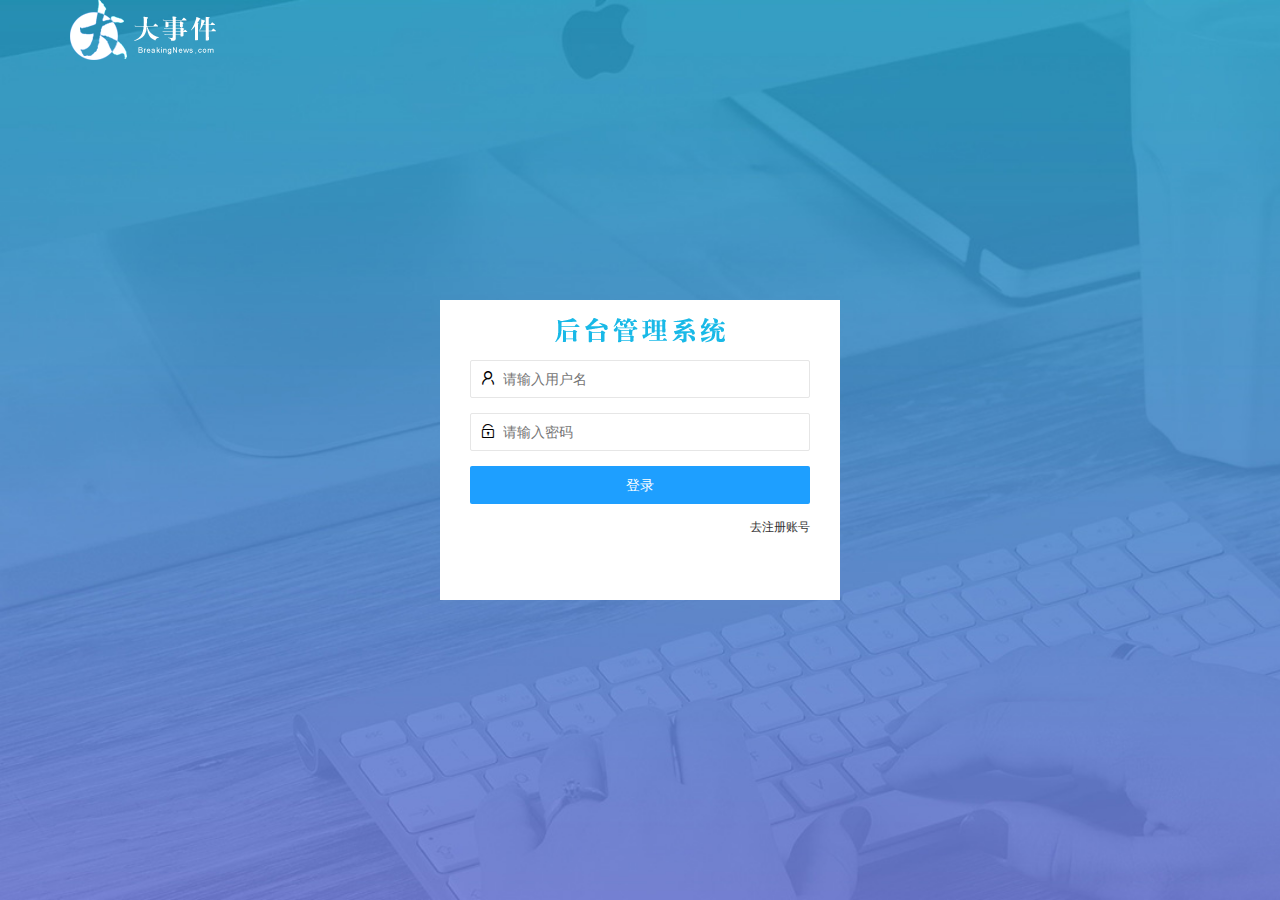
<file: login.html>
<!DOCTYPE html>

<html lang="en">

<head>
    <meta charset="UTF-8">
    <meta name="viewport" content="width=device-width, initial-scale=1.0">
    <title>大事件登录</title>
    <link rel="stylesheet" href="./assets/lib/layui/css/layui.css">
    <link rel="stylesheet" href="./assets/css/login.css">

</head>

<body>
    <div class="layui-main">
        <img src="./assets/images/logo.png" alt="">
    </div>
    <!-- 登录框注册框-->
    <div class="loginAndRegBox">
        <!-- 头部背景图片 -->
        <div class="title-box"></div>
        <!-- 登录的div -->
        <div class="login-box">
            <!-- 登录表单 -->
            <form class="layui-form" id="form_login">
                <!-- 用户名 -->
                <div class="layui-form-item">
                    <i class="layui-icon layui-icon-username"></i>
                    <input type="text" name="username" lay-verify="required" placeholder="请输入用户名" autocomplete="off"
                        class="layui-input">
                </div>
                <!-- 密码 -->
                <div class="layui-form-item">
                    <i class="layui-icon layui-icon-password"></i>
                    <input type="password" name="password" lay-verify="required|pwd" placeholder="请输入密码"
                        autocomplete="off" class="layui-input">
                </div>
                <!-- 登录按钮 -->
                <div class="layui-form-item">
                    <button class="layui-btn layui-btn-fluid layui-btn-normal" lay-submit>登录</button>
                </div>
                <!-- 超链接按钮 -->
                <div class="layui-form-item links">
                    <a href="javascript:;" id="link_reg">去注册账号</a>
                </div>
            </form>
            <!-- 登录表单end -->
        </div>
        <!-- 注册的div -->
        <div class="reg-box">
            <!-- 注册表单 -->
            <form class="layui-form" id="form_reg">
                <!-- 注册用户名 -->
                <div class="layui-form-item">
                    <i class="layui-icon layui-icon-username"></i>
                    <input type="text" name="username" lay-verify="required" placeholder="请输入用户名" autocomplete="off"
                        class="layui-input" readonly>
                </div>
                <!-- 输入密码 -->
                <div class="layui-form-item">
                    <i class="layui-icon layui-icon-password"></i>
                    <input type="password" name="password" lay-verify="pwd" placeholder="请输入密码" autocomplete="off"
                        class="layui-input">
                </div>
                <!-- 再次输入密码 -->
                <div class="layui-form-item">
                    <i class="layui-icon layui-icon-password"></i>
                    <input type="password" name="repassword" lay-verify="pwd|repwd" placeholder="再次输入密码"
                        autocomplete="off" class="layui-input">
                </div>
                <!-- 登录按钮 -->
                <div class="layui-form-item">
                    <button class="layui-btn layui-btn-fluid layui-btn-normal" lay-submit>立刻注册</button>
                </div>
                <!-- 超链接按钮 -->
                <div class="layui-form-item links">
                    <a href="javascript:;" id="link_login">去登陆</a>
                </div>
            </form>
            <!-- 注册表单end -->
        </div>

    </div>
    <!-- layui js文件 -->
    <script src="./assets/lib/layui/layui.all.js"></script>
    <!-- 导入jqurey -->
    <script src="./assets/lib/jquery.js"></script>
    <!-- 导入全局js -->
    <script src="./assets/js/baseAPI.js"></script>
    <!-- 导入自己的js文件 -->
    <script src="./assets/js/login.js"></script>
</body>

</html>
</file>
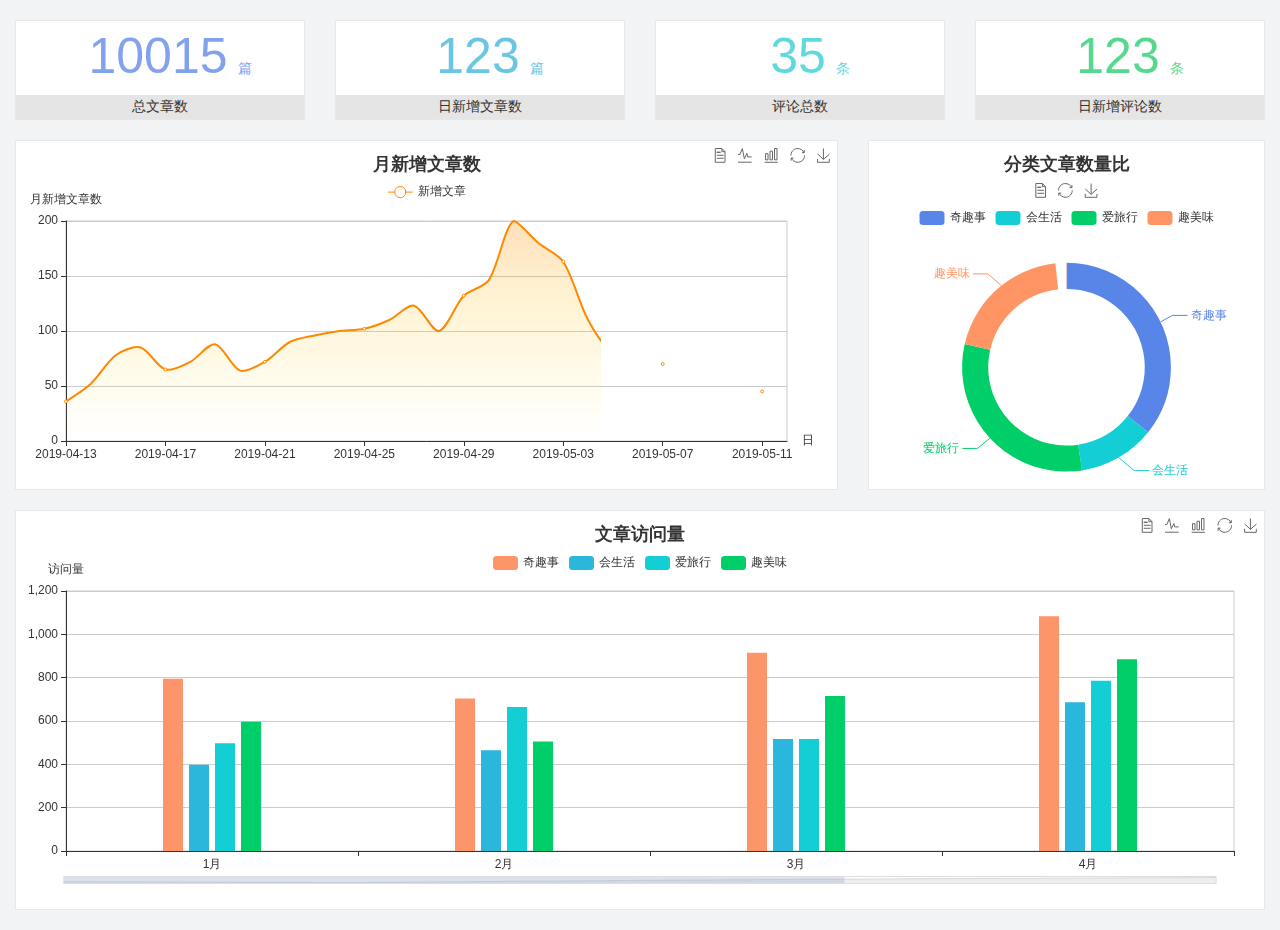
<file: home/dashboard.html>
<!DOCTYPE html>
<html lang="en">

<head>
  <meta charset="UTF-8">
  <meta name="viewport" content="width=device-width, initial-scale=1.0">
  <meta http-equiv="X-UA-Compatible" content="ie=edge">
  <title>图表统计</title>
  <link rel="stylesheet" href="../../assets/lib/bootstrap.css" />
  <link rel="stylesheet" href="../../assets/lib/main.css" />
  <script src="../../assets/lib/jquery.js"></script>
  <script type="text/javascript" src="../../assets/lib/echarts.min.js"></script>
</head>

<body>
  <div class="container-fluid">
    <div class="row spannel_list">
      <div class="col-sm-3 col-xs-6">
        <div class="spannel">
          <em>10015</em><span>篇</span>
          <b>总文章数</b>
        </div>
      </div>
      <div class="col-sm-3 col-xs-6">
        <div class="spannel scolor01">
          <em>123</em><span>篇</span>
          <b>日新增文章数</b>
        </div>
      </div>
      <div class="col-sm-3 col-xs-6">
        <div class="spannel scolor02">
          <em>35</em><span>条</span>
          <b>评论总数</b>
        </div>
      </div>
      <div class="col-sm-3 col-xs-6">
        <div class="spannel scolor03">
          <em>123</em><span>条</span>
          <b>日新增评论数</b>
        </div>
      </div>
    </div>
  </div>

  <div class="container-fluid">
    <div class="row curve-pie">
      <div class="col-lg-8 col-md-8">
        <div class="gragh_pannel" id="curve_show"></div>
      </div>
      <div class="col-lg-4 col-md-4">
        <div class="gragh_pannel" id="pie_show"></div>
      </div>
    </div>
  </div>

  <div class="container-fluid">
    <div class="column_pannel" id="column_show"></div>
  </div>

  <script>
    var oChart = echarts.init(document.getElementById('curve_show'));
    var aList_all = [
      { 'count': 36, 'date': '2019-04-13' },
      { 'count': 52, 'date': '2019-04-14' },
      { 'count': 78, 'date': '2019-04-15' },
      { 'count': 85, 'date': '2019-04-16' },
      { 'count': 65, 'date': '2019-04-17' },
      { 'count': 72, 'date': '2019-04-18' },
      { 'count': 88, 'date': '2019-04-19' },
      { 'count': 64, 'date': '2019-04-20' },
      { 'count': 72, 'date': '2019-04-21' },
      { 'count': 90, 'date': '2019-04-22' },
      { 'count': 96, 'date': '2019-04-23' },
      { 'count': 100, 'date': '2019-04-24' },
      { 'count': 102, 'date': '2019-04-25' },
      { 'count': 110, 'date': '2019-04-26' },
      { 'count': 123, 'date': '2019-04-27' },
      { 'count': 100, 'date': '2019-04-28' },
      { 'count': 132, 'date': '2019-04-29' },
      { 'count': 146, 'date': '2019-04-30' },
      { 'count': 200, 'date': '2019-05-01' },
      { 'count': 180, 'date': '2019-05-02' },
      { 'count': 163, 'date': '2019-05-03' },
      { 'count': 110, 'date': '2019-05-04' },
      { 'count': 80, 'date': '2019-05-05' },
      { 'count': 82, 'date': '2019-05-06' },
      { 'count': 70, 'date': '2019-05-07' },
      { 'count': 65, 'date': '2019-05-08' },
      { 'count': 54, 'date': '2019-05-09' },
      { 'count': 40, 'date': '2019-05-10' },
      { 'count': 45, 'date': '2019-05-11' },
      { 'count': 38, 'date': '2019-05-12' },
    ];

    let aCount = [];
    let aDate = [];

    for (var i = 0; i < aList_all.length; i++) {
      aCount.push(aList_all[i].count);
      aDate.push(aList_all[i].date);
    }

    var chartopt = {
      title: {
        text: '月新增文章数',
        left: 'center',
        top: '10'
      },
      tooltip: {
        trigger: 'axis'
      },
      legend: {
        data: ['新增文章'],
        top: '40'
      },
      toolbox: {
        show: true,
        feature: {
          mark: { show: true },
          dataView: { show: true, readOnly: false },
          magicType: { show: true, type: ['line', 'bar'] },
          restore: { show: true },
          saveAsImage: { show: true }
        }
      },
      calculable: true,
      xAxis: [
        {
          name: '日',
          type: 'category',
          boundaryGap: false,
          data: aDate
        }
      ],
      yAxis: [
        {
          name: '月新增文章数',
          type: 'value'
        }
      ],
      series: [
        {
          name: '新增文章',
          type: 'line',
          smooth: true,
          itemStyle: { normal: { areaStyle: { type: 'default' }, color: '#f80' }, lineStyle: { color: '#f80' } },
          data: aCount
        }],
      areaStyle: {
        normal: {
          color: new echarts.graphic.LinearGradient(0, 0, 0, 1, [{
            offset: 0,
            color: 'rgba(255,136,0,0.39)'
          }, {
            offset: .34,
            color: 'rgba(255,180,0,0.25)'
          }, {
            offset: 1,
            color: 'rgba(255,222,0,0.00)'
          }])

        }
      },
      grid: {
        show: true,
        x: 50,
        x2: 50,
        y: 80,
        height: 220
      }
    };

    oChart.setOption(chartopt);


    var oPie = echarts.init(document.getElementById('pie_show'));
    var oPieopt =
    {
      title: {
        top: 10,
        text: '分类文章数量比',
        x: 'center'
      },
      tooltip: {
        trigger: 'item',
        formatter: "{a} <br/>{b} : {c} ({d}%)"
      },
      color: ['#5885e8', '#13cfd5', '#00ce68', '#ff9565'],
      legend: {
        x: 'center',
        top: 65,
        data: ['奇趣事', '会生活', '爱旅行', '趣美味']
      },
      toolbox: {
        show: true,
        x: 'center',
        top: 35,
        feature: {
          mark: { show: true },
          dataView: { show: true, readOnly: false },
          magicType: {
            show: true,
            type: ['pie', 'funnel'],
            option: {
              funnel: {
                x: '25%',
                width: '50%',
                funnelAlign: 'left',
                max: 1548
              }
            }
          },
          restore: { show: true },
          saveAsImage: { show: true }
        }
      },
      calculable: true,
      series: [
        {
          name: '访问来源',
          type: 'pie',
          radius: ['45%', '60%'],
          center: ['50%', '65%'],
          data: [
            { value: 300, name: '奇趣事' },
            { value: 100, name: '会生活' },
            { value: 260, name: '爱旅行' },
            { value: 180, name: '趣美味' }
          ]
        }
      ]
    };
    oPie.setOption(oPieopt);



    var oColumn = this.echarts.init(document.getElementById('column_show'));
    var oColumnopt =
    {
      title: {
        text: '文章访问量',
        left: 'center',
        top: '10'
      },
      tooltip: {
        trigger: 'axis'
      },
      legend: {
        data: ['奇趣事', '会生活', '爱旅行', '趣美味'],
        top: '40'
      },
      toolbox: {
        show: true,
        feature: {
          mark: { show: true },
          dataView: { show: true, readOnly: false },
          magicType: { show: true, type: ['line', 'bar'] },
          restore: { show: true },
          saveAsImage: { show: true }
        }
      },
      calculable: true,
      xAxis: [
        {
          type: 'category',
          data: ['1月', '2月', '3月', '4月', '5月']
        }
      ],
      yAxis: [
        {
          name: '访问量',
          type: 'value'
        }
      ],
      series: [
        {
          name: '奇趣事',
          type: 'bar',
          barWidth: 20,
          itemStyle: {
            normal: { areaStyle: { type: 'default' }, color: '#fd956a' }
          },
          data: [800, 708, 920, 1090, 1200]
        },
        {
          name: '会生活',
          type: 'bar',
          barWidth: 20,
          itemStyle: {
            normal: { areaStyle: { type: 'default' }, color: '#2bb6db' }
          },
          data: [400, 468, 520, 690, 800]
        },
        {
          name: '爱旅行',
          type: 'bar',
          barWidth: 20,
          itemStyle: {
            normal: { areaStyle: { type: 'default' }, color: '#13cfd5' }
          },
          data: [500, 668, 520, 790, 900]
        },
        {
          name: '趣美味',
          type: 'bar',
          barWidth: 20,
          itemStyle: {
            normal: { areaStyle: { type: 'default' }, color: '#00ce68' }
          },
          data: [600, 508, 720, 890, 1000]
        }
      ],
      grid: {
        show: true,
        x: 50,
        x2: 30,
        y: 80,
        height: 260
      },
      dataZoom: [//给x轴设置滚动条
        {
          start: 0,//默认为0
          end: 100 - 1000 / 31,//默认为100
          type: 'slider',
          show: true,
          xAxisIndex: [0],
          handleSize: 0,//滑动条的 左右2个滑动条的大小
          height: 8,//组件高度
          left: 45, //左边的距离
          right: 50,//右边的距离
          bottom: 26,//右边的距离
          handleColor: '#ddd',//h滑动图标的颜色
          handleStyle: {
            borderColor: "#cacaca",
            borderWidth: "1",
            shadowBlur: 2,
            background: "#ddd",
            shadowColor: "#ddd",
          }
        }]
    };
    oColumn.setOption(oColumnopt);
  </script>
</body>

</html>
</file>
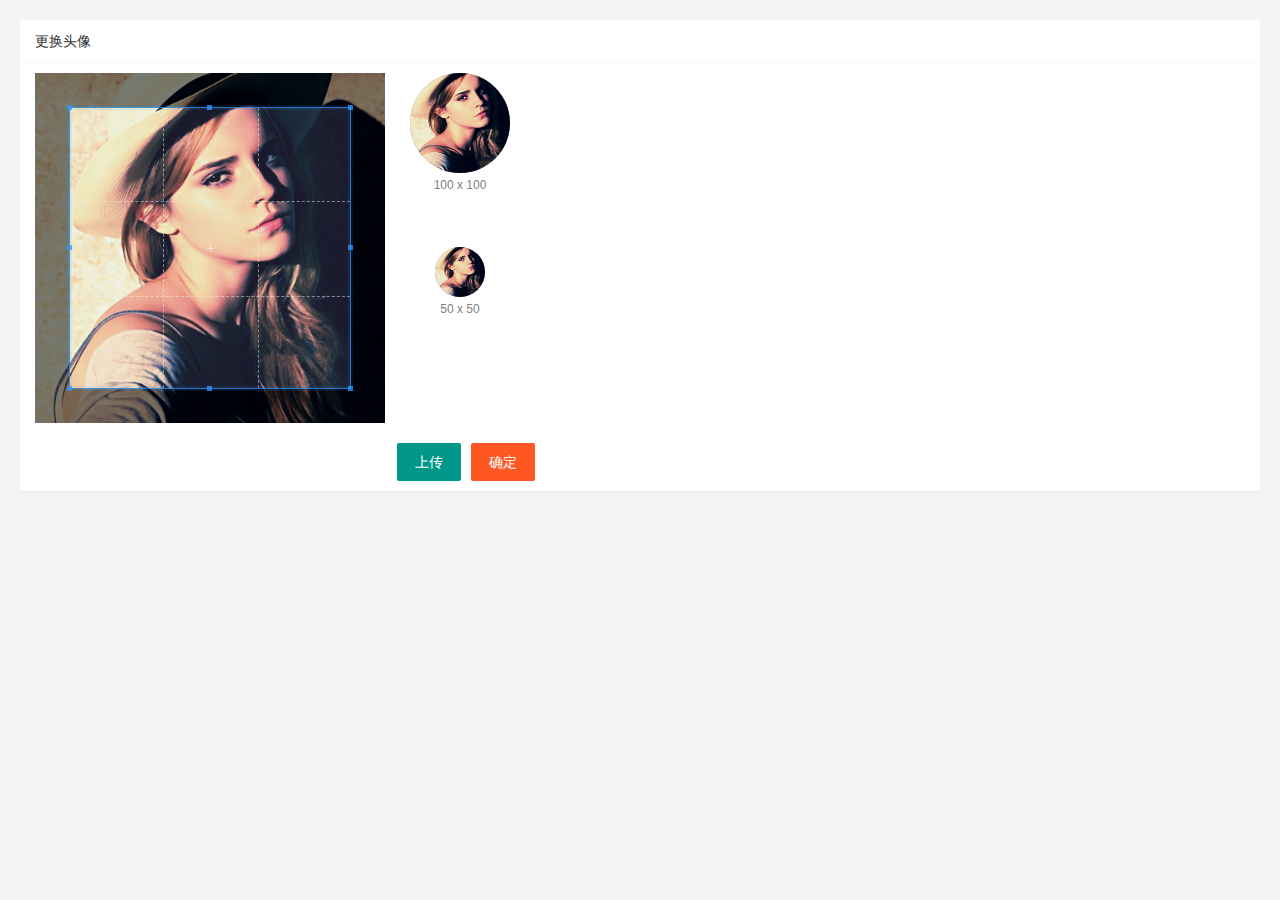
<file: user/user_avatar.html>
<!DOCTYPE html>
<html lang="en">

<head>
    <meta charset="UTF-8">
    <meta name="viewport" content="width=device-width, initial-scale=1.0">
    <title>用户信息</title>
    <link rel="stylesheet" href="../assets/lib/layui/css/layui.css">
    <link rel="stylesheet" href="/assets/lib/cropper/cropper.css" />
    <link rel="stylesheet" href="../assets/css/user_avatar.css">
</head>

<body>
    <div class="layui-card">
        <div class="layui-card-header">更换头像</div>
        <div class="layui-card-body">
            <div class="row1">
                <!-- 图片裁剪区域 -->
                <div class="cropper-box">
                    <!-- 这个 img 标签很重要，将来会把它初始化为裁剪区域 -->
                    <img id="image" src="/assets/images/sample.jpg" />
                </div>
                <!-- 图片的预览区域 -->
                <div class="preview-box">
                    <div>
                        <!-- 宽高为 100px 的预览区域 -->
                        <div class="img-preview w100"></div>
                        <p class="size">100 x 100</p>
                    </div>
                    <div>
                        <!-- 宽高为 50px 的预览区域 -->
                        <div class="img-preview w50"></div>
                        <p class="size">50 x 50</p>
                    </div>
                </div>
            </div>

            <!-- 第二行的按钮区域 -->
            <div class="row2">
                <input type="file" id="file" accept="image/jpeg,image/png">
                <button type="button" class="layui-btn" id="btnUpload">上传</button>
                <button id="btnOk" type="button" class="layui-btn layui-btn-danger">确定</button>
            </div>
        </div>
    </div>
    <script src="/assets/lib/layui/layui.all.js"></script>
    <script src="/assets/lib/jquery.js"></script>
    <script src="/assets/lib/cropper/Cropper.js"></script>
    <script src="/assets/lib/cropper/jquery-cropper.js"></script>
    <script src="/assets/js/baseAPI.js"></script>
    <script src="/assets/js/user_avatar.js"></script>
</body>

</html>
</file>
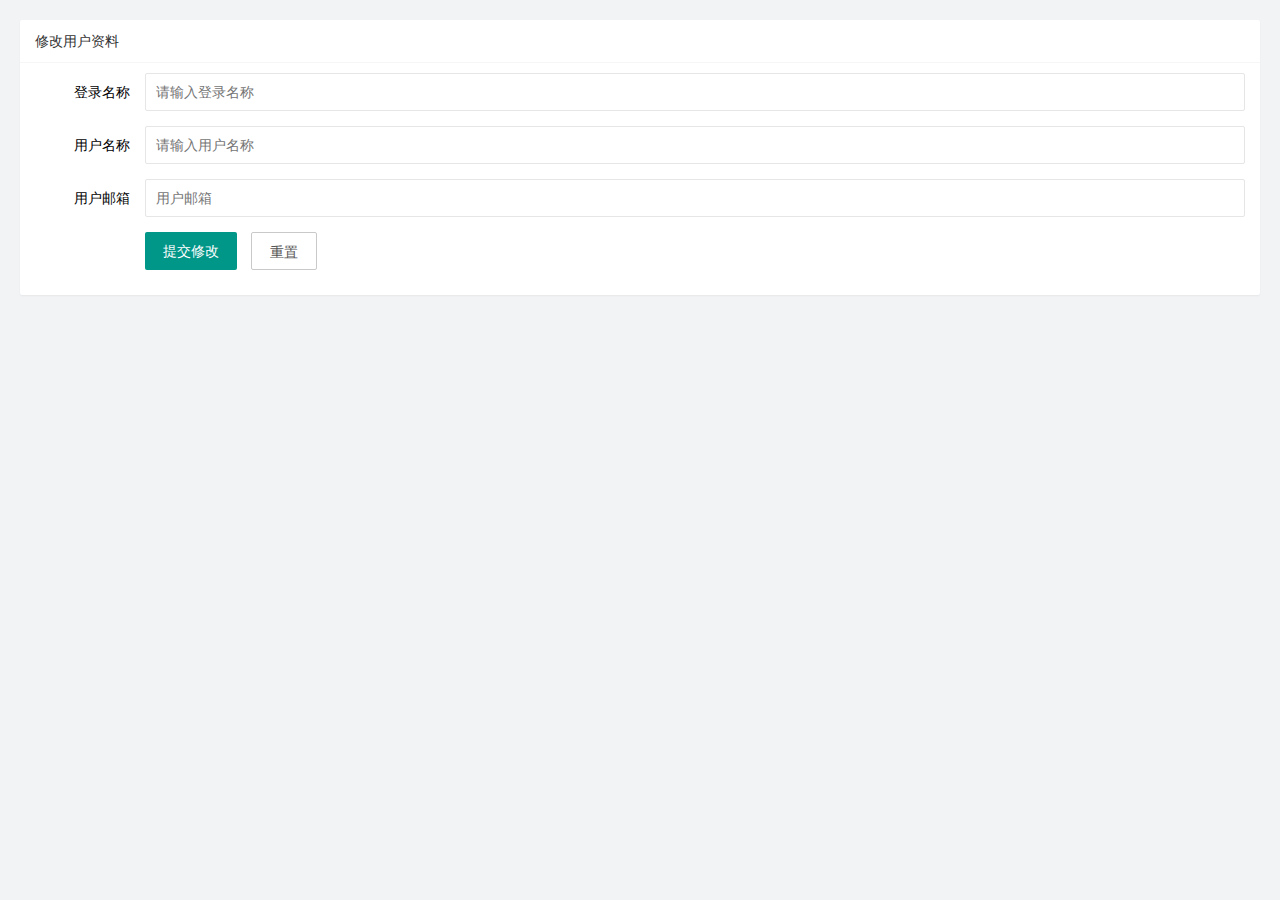
<file: user/user_info.html>
<!DOCTYPE html>
<html lang="en">

<head>
    <meta charset="UTF-8">
    <meta name="viewport" content="width=device-width, initial-scale=1.0">
    <title>用户信息</title>
    <link rel="stylesheet" href="../assets/lib/layui/css/layui.css">
    <link rel="stylesheet" href="../assets/css/user_info.css">
</head>

<body>
    <div class="layui-card">
        <div class="layui-card-header">修改用户资料</div>
        <div class="layui-card-body">
            <form class="layui-form" lay-filter="userForm">
                <!-- id隐藏域 加载用户信息后 通过js 设置值 -->
                <input type="hidden" name="id" value="">
                <!-- 登录名称 -->
                <div class="layui-form-item">
                    <label class="layui-form-label">登录名称</label>
                    <div class="layui-input-block">
                        <input type="text" name="username" required lay-verify="required" placeholder="请输入登录名称"
                            autocomplete="off" class="layui-input">
                    </div>
                </div>
                <!-- 登录名称 -->
                <div class="layui-form-item">
                    <label class="layui-form-label">用户名称</label>
                    <div class="layui-input-block">
                        <input type="text" name="nickname" required lay-verify="nickname" placeholder="请输入用户名称"
                            autocomplete="off" class="layui-input">
                    </div>
                </div>
                <!-- 用户邮箱 -->
                <div class="layui-form-item">
                    <label class="layui-form-label">用户邮箱</label>
                    <div class="layui-input-block">
                        <input type="text" name="email" required lay-verify="required" placeholder="用户邮箱"
                            autocomplete="off" class="layui-input">
                    </div>
                </div>
                <!-- 提交按钮 -->
                <div class="layui-form-item">
                    <div class="layui-input-block">
                        <button class="layui-btn" lay-submit lay-filter="formDemo">提交修改</button>
                        <button id="btnResent" type="button" class="layui-btn layui-btn-primary">重置</button>
                    </div>
                </div>
            </form>
        </div>
    </div>
    <script src="/assets/lib/layui/layui.all.js"></script>
    <script src="/assets/lib/jquery.js"></script>
    <script src="/assets/js/baseAPI.js"></script>
    <script src="/assets/js/user_info.js"></script>
</body>

</html>
</file>
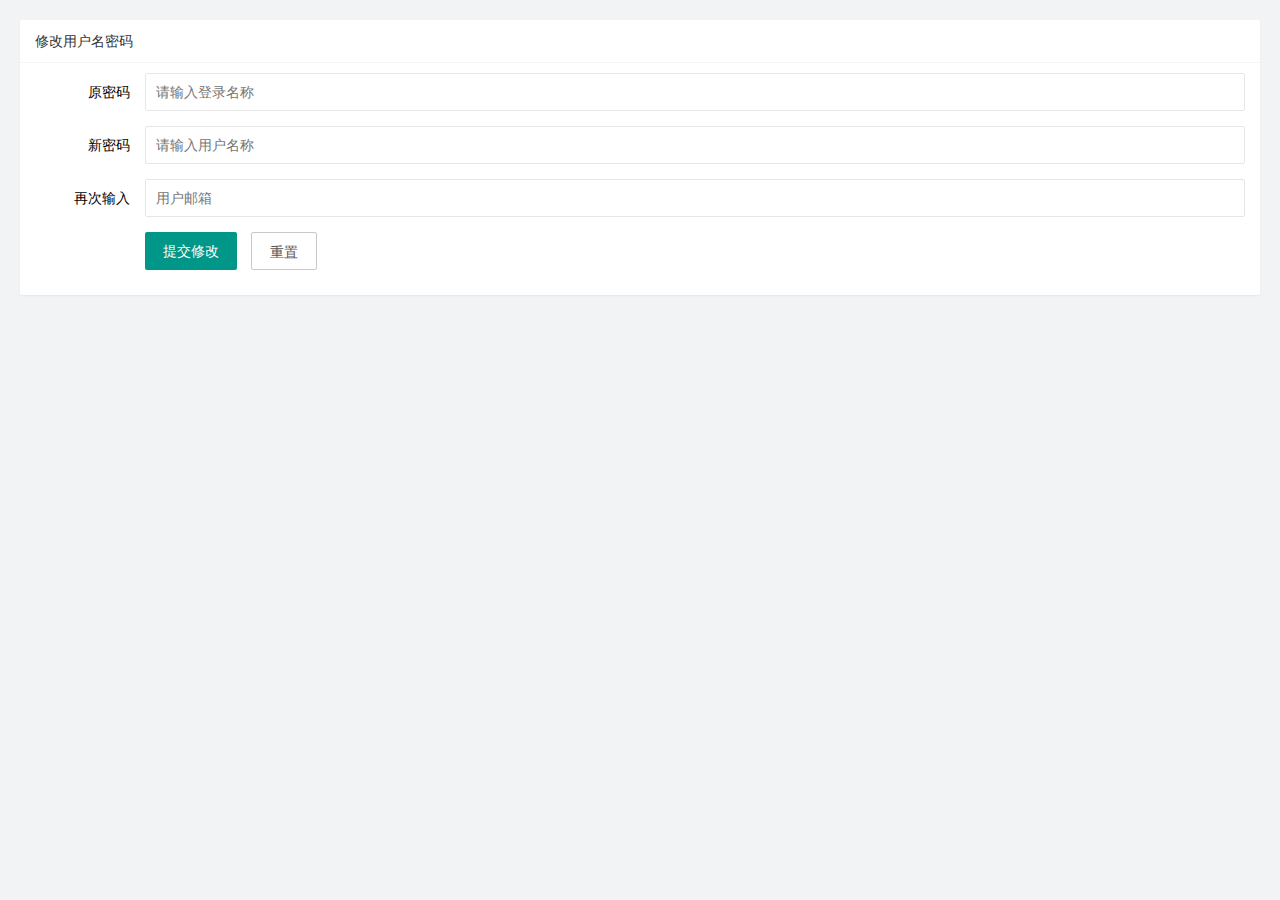
<file: user/user_pwd.html>
<!DOCTYPE html>
<html lang="en">

<head>
    <meta charset="UTF-8">
    <meta name="viewport" content="width=device-width, initial-scale=1.0">
    <title>用户信息</title>
    <link rel="stylesheet" href="../assets/lib/layui/css/layui.css">
    <link rel="stylesheet" href="../assets/css/user_pwd.css">
</head>

<body>
    <div class="layui-card">
        <div class="layui-card-header">修改用户名密码</div>
        <div class="layui-card-body">
            <form class="layui-form" lay-filter="userForm">
                <!-- id隐藏域 加载用户信息后 通过js 设置值 -->
                <!-- <input type="hidden" name="id" value=""> -->
                <!-- 原密码 -->
                <div class="layui-form-item">
                    <label class="layui-form-label">原密码</label>
                    <div class="layui-input-block">
                        <input type="password" name="oldPwd" required lay-verify="pwd" placeholder="请输入登录名称"
                            autocomplete="off" class="layui-input">
                    </div>
                </div>
                <!-- 新密码 -->
                <div class="layui-form-item">
                    <label class="layui-form-label">新密码</label>
                    <div class="layui-input-block">
                        <input type="password" name="newPwd" required lay-verify="pwd" placeholder="请输入用户名称"
                            autocomplete="off" class="layui-input">
                    </div>
                </div>
                <!-- 确认密码 -->
                <div class="layui-form-item">
                    <label class="layui-form-label">再次输入</label>
                    <div class="layui-input-block">
                        <input type="password" name="reNewPwd" required lay-verify="confirmpwd" placeholder="用户邮箱"
                            autocomplete="off" class="layui-input">
                    </div>
                </div>
                <!-- 提交按钮 -->
                <div class="layui-form-item">
                    <div class="layui-input-block">
                        <button class="layui-btn" lay-submit lay-filter="formDemo">提交修改</button>
                        <button id="btnResent" type="button" class="layui-btn layui-btn-primary">重置</button>
                    </div>
                </div>
            </form>
        </div>
    </div>
    <script src="/assets/lib/layui/layui.all.js"></script>
    <script src="/assets/lib/jquery.js"></script>
    <script src="/assets/js/baseAPI.js"></script>
    <script src="/assets/js/user_pwd.js"></script>
</body>

</html>
</file>
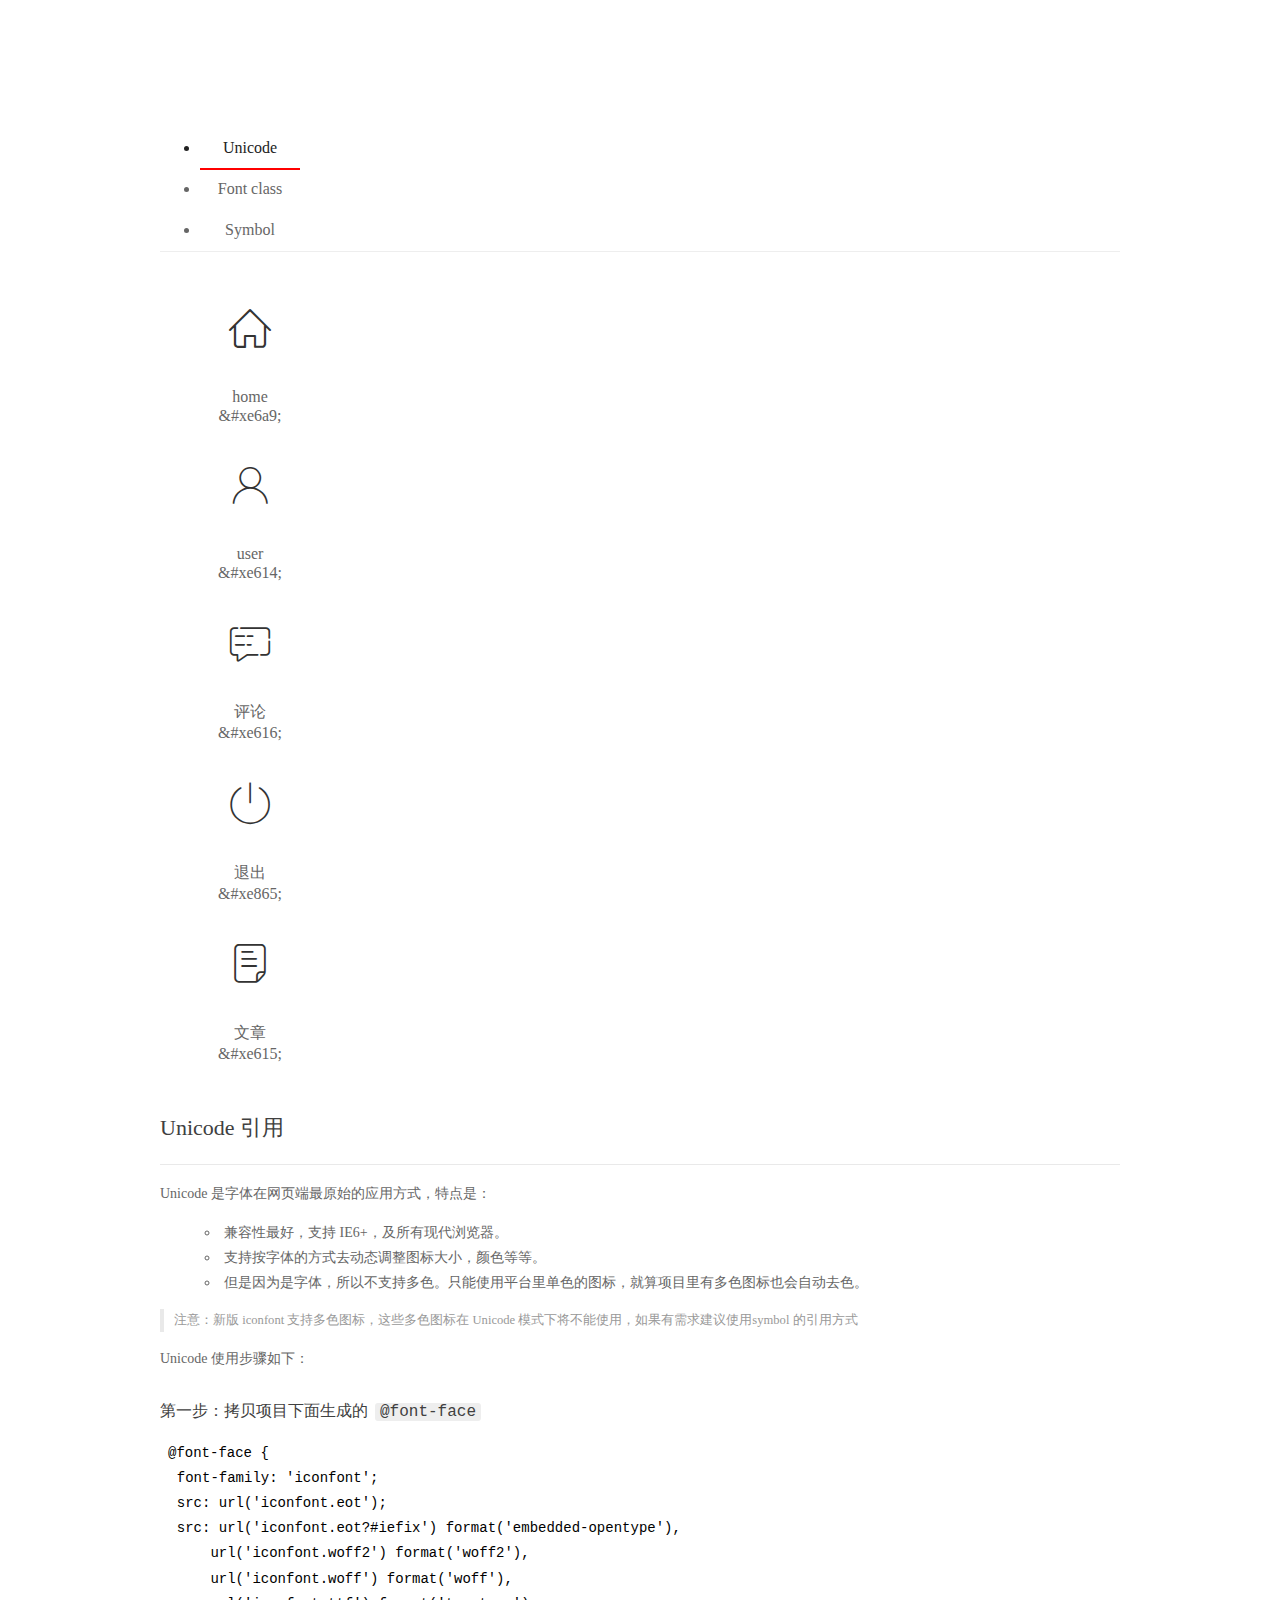
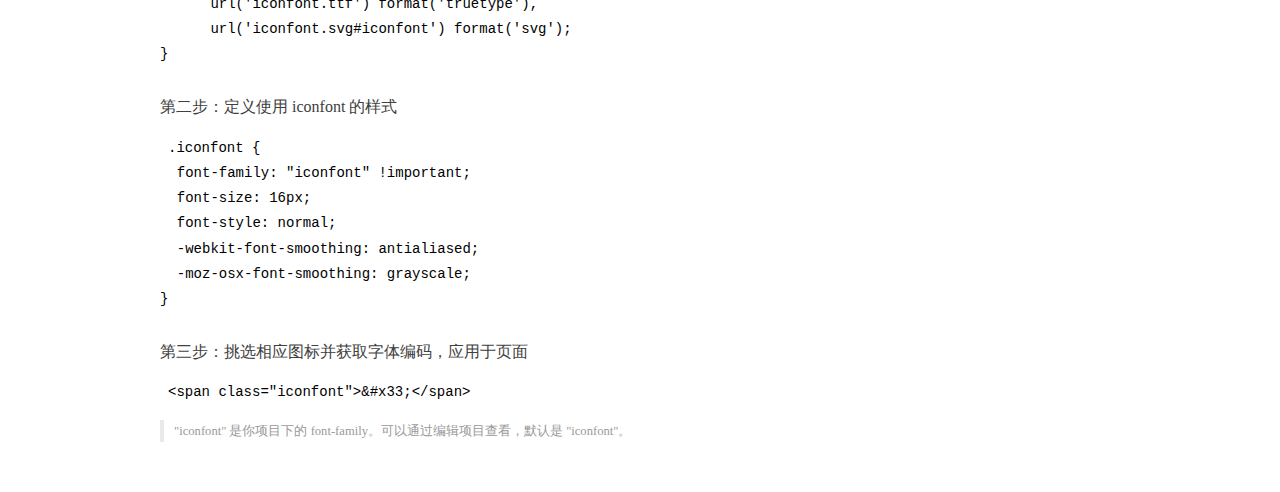
<file: assets/fonts/demo_index.html>
<!DOCTYPE html>
<html>
<head>
  <meta charset="utf-8"/>
  <title>IconFont Demo</title>
  <link rel="shortcut icon" href="https://gtms04.alicdn.com/tps/i4/TB1_oz6GVXXXXaFXpXXJDFnIXXX-64-64.ico" type="image/x-icon"/>
  <link rel="stylesheet" href="https://g.alicdn.com/thx/cube/1.3.2/cube.min.css">
  <link rel="stylesheet" href="demo.css">
  <link rel="stylesheet" href="iconfont.css">
  <script src="iconfont.js"></script>
  <!-- jQuery -->
  <script src="https://a1.alicdn.com/oss/uploads/2018/12/26/7bfddb60-08e8-11e9-9b04-53e73bb6408b.js"></script>
  <!-- 代码高亮 -->
  <script src="https://a1.alicdn.com/oss/uploads/2018/12/26/a3f714d0-08e6-11e9-8a15-ebf944d7534c.js"></script>
</head>
<body>
  <div class="main">
    <h1 class="logo"><a href="https://www.iconfont.cn/" title="iconfont 首页" target="_blank">&#xe86b;</a></h1>
    <div class="nav-tabs">
      <ul id="tabs" class="dib-box">
        <li class="dib active"><span>Unicode</span></li>
        <li class="dib"><span>Font class</span></li>
        <li class="dib"><span>Symbol</span></li>
      </ul>
      
    </div>
    <div class="tab-container">
      <div class="content unicode" style="display: block;">
          <ul class="icon_lists dib-box">
          
            <li class="dib">
              <span class="icon iconfont">&#xe6a9;</span>
                <div class="name">home</div>
                <div class="code-name">&amp;#xe6a9;</div>
              </li>
          
            <li class="dib">
              <span class="icon iconfont">&#xe614;</span>
                <div class="name">user</div>
                <div class="code-name">&amp;#xe614;</div>
              </li>
          
            <li class="dib">
              <span class="icon iconfont">&#xe616;</span>
                <div class="name">评论</div>
                <div class="code-name">&amp;#xe616;</div>
              </li>
          
            <li class="dib">
              <span class="icon iconfont">&#xe865;</span>
                <div class="name">退出</div>
                <div class="code-name">&amp;#xe865;</div>
              </li>
          
            <li class="dib">
              <span class="icon iconfont">&#xe615;</span>
                <div class="name">文章</div>
                <div class="code-name">&amp;#xe615;</div>
              </li>
          
          </ul>
          <div class="article markdown">
          <h2 id="unicode-">Unicode 引用</h2>
          <hr>

          <p>Unicode 是字体在网页端最原始的应用方式，特点是：</p>
          <ul>
            <li>兼容性最好，支持 IE6+，及所有现代浏览器。</li>
            <li>支持按字体的方式去动态调整图标大小，颜色等等。</li>
            <li>但是因为是字体，所以不支持多色。只能使用平台里单色的图标，就算项目里有多色图标也会自动去色。</li>
          </ul>
          <blockquote>
            <p>注意：新版 iconfont 支持多色图标，这些多色图标在 Unicode 模式下将不能使用，如果有需求建议使用symbol 的引用方式</p>
          </blockquote>
          <p>Unicode 使用步骤如下：</p>
          <h3 id="-font-face">第一步：拷贝项目下面生成的 <code>@font-face</code></h3>
<pre><code class="language-css"
>@font-face {
  font-family: 'iconfont';
  src: url('iconfont.eot');
  src: url('iconfont.eot?#iefix') format('embedded-opentype'),
      url('iconfont.woff2') format('woff2'),
      url('iconfont.woff') format('woff'),
      url('iconfont.ttf') format('truetype'),
      url('iconfont.svg#iconfont') format('svg');
}
</code></pre>
          <h3 id="-iconfont-">第二步：定义使用 iconfont 的样式</h3>
<pre><code class="language-css"
>.iconfont {
  font-family: "iconfont" !important;
  font-size: 16px;
  font-style: normal;
  -webkit-font-smoothing: antialiased;
  -moz-osx-font-smoothing: grayscale;
}
</code></pre>
          <h3 id="-">第三步：挑选相应图标并获取字体编码，应用于页面</h3>
<pre>
<code class="language-html"
>&lt;span class="iconfont"&gt;&amp;#x33;&lt;/span&gt;
</code></pre>
          <blockquote>
            <p>"iconfont" 是你项目下的 font-family。可以通过编辑项目查看，默认是 "iconfont"。</p>
          </blockquote>
          </div>
      </div>
      <div class="content font-class">
        <ul class="icon_lists dib-box">
          
          <li class="dib">
            <span class="icon iconfont icon-home"></span>
            <div class="name">
              home
            </div>
            <div class="code-name">.icon-home
            </div>
          </li>
          
          <li class="dib">
            <span class="icon iconfont icon-user"></span>
            <div class="name">
              user
            </div>
            <div class="code-name">.icon-user
            </div>
          </li>
          
          <li class="dib">
            <span class="icon iconfont icon-pinglun"></span>
            <div class="name">
              评论
            </div>
            <div class="code-name">.icon-pinglun
            </div>
          </li>
          
          <li class="dib">
            <span class="icon iconfont icon-tuichu"></span>
            <div class="name">
              退出
            </div>
            <div class="code-name">.icon-tuichu
            </div>
          </li>
          
          <li class="dib">
            <span class="icon iconfont icon-16"></span>
            <div class="name">
              文章
            </div>
            <div class="code-name">.icon-16
            </div>
          </li>
          
        </ul>
        <div class="article markdown">
        <h2 id="font-class-">font-class 引用</h2>
        <hr>

        <p>font-class 是 Unicode 使用方式的一种变种，主要是解决 Unicode 书写不直观，语意不明确的问题。</p>
        <p>与 Unicode 使用方式相比，具有如下特点：</p>
        <ul>
          <li>兼容性良好，支持 IE8+，及所有现代浏览器。</li>
          <li>相比于 Unicode 语意明确，书写更直观。可以很容易分辨这个 icon 是什么。</li>
          <li>因为使用 class 来定义图标，所以当要替换图标时，只需要修改 class 里面的 Unicode 引用。</li>
          <li>不过因为本质上还是使用的字体，所以多色图标还是不支持的。</li>
        </ul>
        <p>使用步骤如下：</p>
        <h3 id="-fontclass-">第一步：引入项目下面生成的 fontclass 代码：</h3>
<pre><code class="language-html">&lt;link rel="stylesheet" href="./iconfont.css"&gt;
</code></pre>
        <h3 id="-">第二步：挑选相应图标并获取类名，应用于页面：</h3>
<pre><code class="language-html">&lt;span class="iconfont icon-xxx"&gt;&lt;/span&gt;
</code></pre>
        <blockquote>
          <p>"
            iconfont" 是你项目下的 font-family。可以通过编辑项目查看，默认是 "iconfont"。</p>
        </blockquote>
      </div>
      </div>
      <div class="content symbol">
          <ul class="icon_lists dib-box">
          
            <li class="dib">
                <svg class="icon svg-icon" aria-hidden="true">
                  <use xlink:href="#icon-home"></use>
                </svg>
                <div class="name">home</div>
                <div class="code-name">#icon-home</div>
            </li>
          
            <li class="dib">
                <svg class="icon svg-icon" aria-hidden="true">
                  <use xlink:href="#icon-user"></use>
                </svg>
                <div class="name">user</div>
                <div class="code-name">#icon-user</div>
            </li>
          
            <li class="dib">
                <svg class="icon svg-icon" aria-hidden="true">
                  <use xlink:href="#icon-pinglun"></use>
                </svg>
                <div class="name">评论</div>
                <div class="code-name">#icon-pinglun</div>
            </li>
          
            <li class="dib">
                <svg class="icon svg-icon" aria-hidden="true">
                  <use xlink:href="#icon-tuichu"></use>
                </svg>
                <div class="name">退出</div>
                <div class="code-name">#icon-tuichu</div>
            </li>
          
            <li class="dib">
                <svg class="icon svg-icon" aria-hidden="true">
                  <use xlink:href="#icon-16"></use>
                </svg>
                <div class="name">文章</div>
                <div class="code-name">#icon-16</div>
            </li>
          
          </ul>
          <div class="article markdown">
          <h2 id="symbol-">Symbol 引用</h2>
          <hr>

          <p>这是一种全新的使用方式，应该说这才是未来的主流，也是平台目前推荐的用法。相关介绍可以参考这篇<a href="">文章</a>
            这种用法其实是做了一个 SVG 的集合，与另外两种相比具有如下特点：</p>
          <ul>
            <li>支持多色图标了，不再受单色限制。</li>
            <li>通过一些技巧，支持像字体那样，通过 <code>font-size</code>, <code>color</code> 来调整样式。</li>
            <li>兼容性较差，支持 IE9+，及现代浏览器。</li>
            <li>浏览器渲染 SVG 的性能一般，还不如 png。</li>
          </ul>
          <p>使用步骤如下：</p>
          <h3 id="-symbol-">第一步：引入项目下面生成的 symbol 代码：</h3>
<pre><code class="language-html">&lt;script src="./iconfont.js"&gt;&lt;/script&gt;
</code></pre>
          <h3 id="-css-">第二步：加入通用 CSS 代码（引入一次就行）：</h3>
<pre><code class="language-html">&lt;style&gt;
.icon {
  width: 1em;
  height: 1em;
  vertical-align: -0.15em;
  fill: currentColor;
  overflow: hidden;
}
&lt;/style&gt;
</code></pre>
          <h3 id="-">第三步：挑选相应图标并获取类名，应用于页面：</h3>
<pre><code class="language-html">&lt;svg class="icon" aria-hidden="true"&gt;
  &lt;use xlink:href="#icon-xxx"&gt;&lt;/use&gt;
&lt;/svg&gt;
</code></pre>
          </div>
      </div>

    </div>
  </div>
  <script>
  $(document).ready(function () {
      $('.tab-container .content:first').show()

      $('#tabs li').click(function (e) {
        var tabContent = $('.tab-container .content')
        var index = $(this).index()

        if ($(this).hasClass('active')) {
          return
        } else {
          $('#tabs li').removeClass('active')
          $(this).addClass('active')

          tabContent.hide().eq(index).fadeIn()
        }
      })
    })
  </script>
</body>
</html>
</file>
<file: assets/lib/layui/css/layui.css>
/** layui-v2.5.5 MIT License By https://www.layui.com */
 .layui-inline,img{display:inline-block;vertical-align:middle}h1,h2,h3,h4,h5,h6{font-weight:400}.layui-edge,.layui-header,.layui-inline,.layui-main{position:relative}.layui-body,.layui-edge,.layui-elip{overflow:hidden}.layui-btn,.layui-edge,.layui-inline,img{vertical-align:middle}.layui-btn,.layui-disabled,.layui-icon,.layui-unselect{-moz-user-select:none;-webkit-user-select:none;-ms-user-select:none}.layui-elip,.layui-form-checkbox span,.layui-form-pane .layui-form-label{text-overflow:ellipsis;white-space:nowrap}.layui-breadcrumb,.layui-tree-btnGroup{visibility:hidden}blockquote,body,button,dd,div,dl,dt,form,h1,h2,h3,h4,h5,h6,input,li,ol,p,pre,td,textarea,th,ul{margin:0;padding:0;-webkit-tap-highlight-color:rgba(0,0,0,0)}a:active,a:hover{outline:0}img{border:none}li{list-style:none}table{border-collapse:collapse;border-spacing:0}h4,h5,h6{font-size:100%}button,input,optgroup,option,select,textarea{font-family:inherit;font-size:inherit;font-style:inherit;font-weight:inherit;outline:0}pre{white-space:pre-wrap;white-space:-moz-pre-wrap;white-space:-pre-wrap;white-space:-o-pre-wrap;word-wrap:break-word}body{line-height:24px;font:14px Helvetica Neue,Helvetica,PingFang SC,Tahoma,Arial,sans-serif}hr{height:1px;margin:10px 0;border:0;clear:both}a{color:#333;text-decoration:none}a:hover{color:#777}a cite{font-style:normal;*cursor:pointer}.layui-border-box,.layui-border-box *{box-sizing:border-box}.layui-box,.layui-box *{box-sizing:content-box}.layui-clear{clear:both;*zoom:1}.layui-clear:after{content:'\20';clear:both;*zoom:1;display:block;height:0}.layui-inline{*display:inline;*zoom:1}.layui-edge{display:inline-block;width:0;height:0;border-width:6px;border-style:dashed;border-color:transparent}.layui-edge-top{top:-4px;border-bottom-color:#999;border-bottom-style:solid}.layui-edge-right{border-left-color:#999;border-left-style:solid}.layui-edge-bottom{top:2px;border-top-color:#999;border-top-style:solid}.layui-edge-left{border-right-color:#999;border-right-style:solid}.layui-disabled,.layui-disabled:hover{color:#d2d2d2!important;cursor:not-allowed!important}.layui-circle{border-radius:100%}.layui-show{display:block!important}.layui-hide{display:none!important}@font-face{font-family:layui-icon;src:url(../font/iconfont.eot?v=250);src:url(../font/iconfont.eot?v=250#iefix) format('embedded-opentype'),url(../font/iconfont.woff2?v=250) format('woff2'),url(../font/iconfont.woff?v=250) format('woff'),url(../font/iconfont.ttf?v=250) format('truetype'),url(../font/iconfont.svg?v=250#layui-icon) format('svg')}.layui-icon{font-family:layui-icon!important;font-size:16px;font-style:normal;-webkit-font-smoothing:antialiased;-moz-osx-font-smoothing:grayscale}.layui-icon-reply-fill:before{content:"\e611"}.layui-icon-set-fill:before{content:"\e614"}.layui-icon-menu-fill:before{content:"\e60f"}.layui-icon-search:before{content:"\e615"}.layui-icon-share:before{content:"\e641"}.layui-icon-set-sm:before{content:"\e620"}.layui-icon-engine:before{content:"\e628"}.layui-icon-close:before{content:"\1006"}.layui-icon-close-fill:before{content:"\1007"}.layui-icon-chart-screen:before{content:"\e629"}.layui-icon-star:before{content:"\e600"}.layui-icon-circle-dot:before{content:"\e617"}.layui-icon-chat:before{content:"\e606"}.layui-icon-release:before{content:"\e609"}.layui-icon-list:before{content:"\e60a"}.layui-icon-chart:before{content:"\e62c"}.layui-icon-ok-circle:before{content:"\1005"}.layui-icon-layim-theme:before{content:"\e61b"}.layui-icon-table:before{content:"\e62d"}.layui-icon-right:before{content:"\e602"}.layui-icon-left:before{content:"\e603"}.layui-icon-cart-simple:before{content:"\e698"}.layui-icon-face-cry:before{content:"\e69c"}.layui-icon-face-smile:before{content:"\e6af"}.layui-icon-survey:before{content:"\e6b2"}.layui-icon-tree:before{content:"\e62e"}.layui-icon-upload-circle:before{content:"\e62f"}.layui-icon-add-circle:before{content:"\e61f"}.layui-icon-download-circle:before{content:"\e601"}.layui-icon-templeate-1:before{content:"\e630"}.layui-icon-util:before{content:"\e631"}.layui-icon-face-surprised:before{content:"\e664"}.layui-icon-edit:before{content:"\e642"}.layui-icon-speaker:before{content:"\e645"}.layui-icon-down:before{content:"\e61a"}.layui-icon-file:before{content:"\e621"}.layui-icon-layouts:before{content:"\e632"}.layui-icon-rate-half:before{content:"\e6c9"}.layui-icon-add-circle-fine:before{content:"\e608"}.layui-icon-prev-circle:before{content:"\e633"}.layui-icon-read:before{content:"\e705"}.layui-icon-404:before{content:"\e61c"}.layui-icon-carousel:before{content:"\e634"}.layui-icon-help:before{content:"\e607"}.layui-icon-code-circle:before{content:"\e635"}.layui-icon-water:before{content:"\e636"}.layui-icon-username:before{content:"\e66f"}.layui-icon-find-fill:before{content:"\e670"}.layui-icon-about:before{content:"\e60b"}.layui-icon-location:before{content:"\e715"}.layui-icon-up:before{content:"\e619"}.layui-icon-pause:before{content:"\e651"}.layui-icon-date:before{content:"\e637"}.layui-icon-layim-uploadfile:before{content:"\e61d"}.layui-icon-delete:before{content:"\e640"}.layui-icon-play:before{content:"\e652"}.layui-icon-top:before{content:"\e604"}.layui-icon-friends:before{content:"\e612"}.layui-icon-refresh-3:before{content:"\e9aa"}.layui-icon-ok:before{content:"\e605"}.layui-icon-layer:before{content:"\e638"}.layui-icon-face-smile-fine:before{content:"\e60c"}.layui-icon-dollar:before{content:"\e659"}.layui-icon-group:before{content:"\e613"}.layui-icon-layim-download:before{content:"\e61e"}.layui-icon-picture-fine:before{content:"\e60d"}.layui-icon-link:before{content:"\e64c"}.layui-icon-diamond:before{content:"\e735"}.layui-icon-log:before{content:"\e60e"}.layui-icon-rate-solid:before{content:"\e67a"}.layui-icon-fonts-del:before{content:"\e64f"}.layui-icon-unlink:before{content:"\e64d"}.layui-icon-fonts-clear:before{content:"\e639"}.layui-icon-triangle-r:before{content:"\e623"}.layui-icon-circle:before{content:"\e63f"}.layui-icon-radio:before{content:"\e643"}.layui-icon-align-center:before{content:"\e647"}.layui-icon-align-right:before{content:"\e648"}.layui-icon-align-left:before{content:"\e649"}.layui-icon-loading-1:before{content:"\e63e"}.layui-icon-return:before{content:"\e65c"}.layui-icon-fonts-strong:before{content:"\e62b"}.layui-icon-upload:before{content:"\e67c"}.layui-icon-dialogue:before{content:"\e63a"}.layui-icon-video:before{content:"\e6ed"}.layui-icon-headset:before{content:"\e6fc"}.layui-icon-cellphone-fine:before{content:"\e63b"}.layui-icon-add-1:before{content:"\e654"}.layui-icon-face-smile-b:before{content:"\e650"}.layui-icon-fonts-html:before{content:"\e64b"}.layui-icon-form:before{content:"\e63c"}.layui-icon-cart:before{content:"\e657"}.layui-icon-camera-fill:before{content:"\e65d"}.layui-icon-tabs:before{content:"\e62a"}.layui-icon-fonts-code:before{content:"\e64e"}.layui-icon-fire:before{content:"\e756"}.layui-icon-set:before{content:"\e716"}.layui-icon-fonts-u:before{content:"\e646"}.layui-icon-triangle-d:before{content:"\e625"}.layui-icon-tips:before{content:"\e702"}.layui-icon-picture:before{content:"\e64a"}.layui-icon-more-vertical:before{content:"\e671"}.layui-icon-flag:before{content:"\e66c"}.layui-icon-loading:before{content:"\e63d"}.layui-icon-fonts-i:before{content:"\e644"}.layui-icon-refresh-1:before{content:"\e666"}.layui-icon-rmb:before{content:"\e65e"}.layui-icon-home:before{content:"\e68e"}.layui-icon-user:before{content:"\e770"}.layui-icon-notice:before{content:"\e667"}.layui-icon-login-weibo:before{content:"\e675"}.layui-icon-voice:before{content:"\e688"}.layui-icon-upload-drag:before{content:"\e681"}.layui-icon-login-qq:before{content:"\e676"}.layui-icon-snowflake:before{content:"\e6b1"}.layui-icon-file-b:before{content:"\e655"}.layui-icon-template:before{content:"\e663"}.layui-icon-auz:before{content:"\e672"}.layui-icon-console:before{content:"\e665"}.layui-icon-app:before{content:"\e653"}.layui-icon-prev:before{content:"\e65a"}.layui-icon-website:before{content:"\e7ae"}.layui-icon-next:before{content:"\e65b"}.layui-icon-component:before{content:"\e857"}.layui-icon-more:before{content:"\e65f"}.layui-icon-login-wechat:before{content:"\e677"}.layui-icon-shrink-right:before{content:"\e668"}.layui-icon-spread-left:before{content:"\e66b"}.layui-icon-camera:before{content:"\e660"}.layui-icon-note:before{content:"\e66e"}.layui-icon-refresh:before{content:"\e669"}.layui-icon-female:before{content:"\e661"}.layui-icon-male:before{content:"\e662"}.layui-icon-password:before{content:"\e673"}.layui-icon-senior:before{content:"\e674"}.layui-icon-theme:before{content:"\e66a"}.layui-icon-tread:before{content:"\e6c5"}.layui-icon-praise:before{content:"\e6c6"}.layui-icon-star-fill:before{content:"\e658"}.layui-icon-rate:before{content:"\e67b"}.layui-icon-template-1:before{content:"\e656"}.layui-icon-vercode:before{content:"\e679"}.layui-icon-cellphone:before{content:"\e678"}.layui-icon-screen-full:before{content:"\e622"}.layui-icon-screen-restore:before{content:"\e758"}.layui-icon-cols:before{content:"\e610"}.layui-icon-export:before{content:"\e67d"}.layui-icon-print:before{content:"\e66d"}.layui-icon-slider:before{content:"\e714"}.layui-icon-addition:before{content:"\e624"}.layui-icon-subtraction:before{content:"\e67e"}.layui-icon-service:before{content:"\e626"}.layui-icon-transfer:before{content:"\e691"}.layui-main{width:1140px;margin:0 auto}.layui-header{z-index:1000;height:60px}.layui-header a:hover{transition:all .5s;-webkit-transition:all .5s}.layui-side{position:fixed;left:0;top:0;bottom:0;z-index:999;width:200px;overflow-x:hidden}.layui-side-scroll{position:relative;width:220px;height:100%;overflow-x:hidden}.layui-body{position:absolute;left:200px;right:0;top:0;bottom:0;z-index:998;width:auto;overflow-y:auto;box-sizing:border-box}.layui-layout-body{overflow:hidden}.layui-layout-admin .layui-header{background-color:#23262E}.layui-layout-admin .layui-side{top:60px;width:200px;overflow-x:hidden}.layui-layout-admin .layui-body{position:fixed;top:60px;bottom:44px}.layui-layout-admin .layui-main{width:auto;margin:0 15px}.layui-layout-admin .layui-footer{position:fixed;left:200px;right:0;bottom:0;height:44px;line-height:44px;padding:0 15px;background-color:#eee}.layui-layout-admin .layui-logo{position:absolute;left:0;top:0;width:200px;height:100%;line-height:60px;text-align:center;color:#009688;font-size:16px}.layui-layout-admin .layui-header .layui-nav{background:0 0}.layui-layout-left{position:absolute!important;left:200px;top:0}.layui-layout-right{position:absolute!important;right:0;top:0}.layui-container{position:relative;margin:0 auto;padding:0 15px;box-sizing:border-box}.layui-fluid{position:relative;margin:0 auto;padding:0 15px}.layui-row:after,.layui-row:before{content:'';display:block;clear:both}.layui-col-lg1,.layui-col-lg10,.layui-col-lg11,.layui-col-lg12,.layui-col-lg2,.layui-col-lg3,.layui-col-lg4,.layui-col-lg5,.layui-col-lg6,.layui-col-lg7,.layui-col-lg8,.layui-col-lg9,.layui-col-md1,.layui-col-md10,.layui-col-md11,.layui-col-md12,.layui-col-md2,.layui-col-md3,.layui-col-md4,.layui-col-md5,.layui-col-md6,.layui-col-md7,.layui-col-md8,.layui-col-md9,.layui-col-sm1,.layui-col-sm10,.layui-col-sm11,.layui-col-sm12,.layui-col-sm2,.layui-col-sm3,.layui-col-sm4,.layui-col-sm5,.layui-col-sm6,.layui-col-sm7,.layui-col-sm8,.layui-col-sm9,.layui-col-xs1,.layui-col-xs10,.layui-col-xs11,.layui-col-xs12,.layui-col-xs2,.layui-col-xs3,.layui-col-xs4,.layui-col-xs5,.layui-col-xs6,.layui-col-xs7,.layui-col-xs8,.layui-col-xs9{position:relative;display:block;box-sizing:border-box}.layui-col-xs1,.layui-col-xs10,.layui-col-xs11,.layui-col-xs12,.layui-col-xs2,.layui-col-xs3,.layui-col-xs4,.layui-col-xs5,.layui-col-xs6,.layui-col-xs7,.layui-col-xs8,.layui-col-xs9{float:left}.layui-col-xs1{width:8.33333333%}.layui-col-xs2{width:16.66666667%}.layui-col-xs3{width:25%}.layui-col-xs4{width:33.33333333%}.layui-col-xs5{width:41.66666667%}.layui-col-xs6{width:50%}.layui-col-xs7{width:58.33333333%}.layui-col-xs8{width:66.66666667%}.layui-col-xs9{width:75%}.layui-col-xs10{width:83.33333333%}.layui-col-xs11{width:91.66666667%}.layui-col-xs12{width:100%}.layui-col-xs-offset1{margin-left:8.33333333%}.layui-col-xs-offset2{margin-left:16.66666667%}.layui-col-xs-offset3{margin-left:25%}.layui-col-xs-offset4{margin-left:33.33333333%}.layui-col-xs-offset5{margin-left:41.66666667%}.layui-col-xs-offset6{margin-left:50%}.layui-col-xs-offset7{margin-left:58.33333333%}.layui-col-xs-offset8{margin-left:66.66666667%}.layui-col-xs-offset9{margin-left:75%}.layui-col-xs-offset10{margin-left:83.33333333%}.layui-col-xs-offset11{margin-left:91.66666667%}.layui-col-xs-offset12{margin-left:100%}@media screen and (max-width:768px){.layui-hide-xs{display:none!important}.layui-show-xs-block{display:block!important}.layui-show-xs-inline{display:inline!important}.layui-show-xs-inline-block{display:inline-block!important}}@media screen and (min-width:768px){.layui-container{width:750px}.layui-hide-sm{display:none!important}.layui-show-sm-block{display:block!important}.layui-show-sm-inline{display:inline!important}.layui-show-sm-inline-block{display:inline-block!important}.layui-col-sm1,.layui-col-sm10,.layui-col-sm11,.layui-col-sm12,.layui-col-sm2,.layui-col-sm3,.layui-col-sm4,.layui-col-sm5,.layui-col-sm6,.layui-col-sm7,.layui-col-sm8,.layui-col-sm9{float:left}.layui-col-sm1{width:8.33333333%}.layui-col-sm2{width:16.66666667%}.layui-col-sm3{width:25%}.layui-col-sm4{width:33.33333333%}.layui-col-sm5{width:41.66666667%}.layui-col-sm6{width:50%}.layui-col-sm7{width:58.33333333%}.layui-col-sm8{width:66.66666667%}.layui-col-sm9{width:75%}.layui-col-sm10{width:83.33333333%}.layui-col-sm11{width:91.66666667%}.layui-col-sm12{width:100%}.layui-col-sm-offset1{margin-left:8.33333333%}.layui-col-sm-offset2{margin-left:16.66666667%}.layui-col-sm-offset3{margin-left:25%}.layui-col-sm-offset4{margin-left:33.33333333%}.layui-col-sm-offset5{margin-left:41.66666667%}.layui-col-sm-offset6{margin-left:50%}.layui-col-sm-offset7{margin-left:58.33333333%}.layui-col-sm-offset8{margin-left:66.66666667%}.layui-col-sm-offset9{margin-left:75%}.layui-col-sm-offset10{margin-left:83.33333333%}.layui-col-sm-offset11{margin-left:91.66666667%}.layui-col-sm-offset12{margin-left:100%}}@media screen and (min-width:992px){.layui-container{width:970px}.layui-hide-md{display:none!important}.layui-show-md-block{display:block!important}.layui-show-md-inline{display:inline!important}.layui-show-md-inline-block{display:inline-block!important}.layui-col-md1,.layui-col-md10,.layui-col-md11,.layui-col-md12,.layui-col-md2,.layui-col-md3,.layui-col-md4,.layui-col-md5,.layui-col-md6,.layui-col-md7,.layui-col-md8,.layui-col-md9{float:left}.layui-col-md1{width:8.33333333%}.layui-col-md2{width:16.66666667%}.layui-col-md3{width:25%}.layui-col-md4{width:33.33333333%}.layui-col-md5{width:41.66666667%}.layui-col-md6{width:50%}.layui-col-md7{width:58.33333333%}.layui-col-md8{width:66.66666667%}.layui-col-md9{width:75%}.layui-col-md10{width:83.33333333%}.layui-col-md11{width:91.66666667%}.layui-col-md12{width:100%}.layui-col-md-offset1{margin-left:8.33333333%}.layui-col-md-offset2{margin-left:16.66666667%}.layui-col-md-offset3{margin-left:25%}.layui-col-md-offset4{margin-left:33.33333333%}.layui-col-md-offset5{margin-left:41.66666667%}.layui-col-md-offset6{margin-left:50%}.layui-col-md-offset7{margin-left:58.33333333%}.layui-col-md-offset8{margin-left:66.66666667%}.layui-col-md-offset9{margin-left:75%}.layui-col-md-offset10{margin-left:83.33333333%}.layui-col-md-offset11{margin-left:91.66666667%}.layui-col-md-offset12{margin-left:100%}}@media screen and (min-width:1200px){.layui-container{width:1170px}.layui-hide-lg{display:none!important}.layui-show-lg-block{display:block!important}.layui-show-lg-inline{display:inline!important}.layui-show-lg-inline-block{display:inline-block!important}.layui-col-lg1,.layui-col-lg10,.layui-col-lg11,.layui-col-lg12,.layui-col-lg2,.layui-col-lg3,.layui-col-lg4,.layui-col-lg5,.layui-col-lg6,.layui-col-lg7,.layui-col-lg8,.layui-col-lg9{float:left}.layui-col-lg1{width:8.33333333%}.layui-col-lg2{width:16.66666667%}.layui-col-lg3{width:25%}.layui-col-lg4{width:33.33333333%}.layui-col-lg5{width:41.66666667%}.layui-col-lg6{width:50%}.layui-col-lg7{width:58.33333333%}.layui-col-lg8{width:66.66666667%}.layui-col-lg9{width:75%}.layui-col-lg10{width:83.33333333%}.layui-col-lg11{width:91.66666667%}.layui-col-lg12{width:100%}.layui-col-lg-offset1{margin-left:8.33333333%}.layui-col-lg-offset2{margin-left:16.66666667%}.layui-col-lg-offset3{margin-left:25%}.layui-col-lg-offset4{margin-left:33.33333333%}.layui-col-lg-offset5{margin-left:41.66666667%}.layui-col-lg-offset6{margin-left:50%}.layui-col-lg-offset7{margin-left:58.33333333%}.layui-col-lg-offset8{margin-left:66.66666667%}.layui-col-lg-offset9{margin-left:75%}.layui-col-lg-offset10{margin-left:83.33333333%}.layui-col-lg-offset11{margin-left:91.66666667%}.layui-col-lg-offset12{margin-left:100%}}.layui-col-space1{margin:-.5px}.layui-col-space1>*{padding:.5px}.layui-col-space3{margin:-1.5px}.layui-col-space3>*{padding:1.5px}.layui-col-space5{margin:-2.5px}.layui-col-space5>*{padding:2.5px}.layui-col-space8{margin:-3.5px}.layui-col-space8>*{padding:3.5px}.layui-col-space10{margin:-5px}.layui-col-space10>*{padding:5px}.layui-col-space12{margin:-6px}.layui-col-space12>*{padding:6px}.layui-col-space15{margin:-7.5px}.layui-col-space15>*{padding:7.5px}.layui-col-space18{margin:-9px}.layui-col-space18>*{padding:9px}.layui-col-space20{margin:-10px}.layui-col-space20>*{padding:10px}.layui-col-space22{margin:-11px}.layui-col-space22>*{padding:11px}.layui-col-space25{margin:-12.5px}.layui-col-space25>*{padding:12.5px}.layui-col-space30{margin:-15px}.layui-col-space30>*{padding:15px}.layui-btn,.layui-input,.layui-select,.layui-textarea,.layui-upload-button{outline:0;-webkit-appearance:none;transition:all .3s;-webkit-transition:all .3s;box-sizing:border-box}.layui-elem-quote{margin-bottom:10px;padding:15px;line-height:22px;border-left:5px solid #009688;border-radius:0 2px 2px 0;background-color:#f2f2f2}.layui-quote-nm{border-style:solid;border-width:1px 1px 1px 5px;background:0 0}.layui-elem-field{margin-bottom:10px;padding:0;border-width:1px;border-style:solid}.layui-elem-field legend{margin-left:20px;padding:0 10px;font-size:20px;font-weight:300}.layui-field-title{margin:10px 0 20px;border-width:1px 0 0}.layui-field-box{padding:10px 15px}.layui-field-title .layui-field-box{padding:10px 0}.layui-progress{position:relative;height:6px;border-radius:20px;background-color:#e2e2e2}.layui-progress-bar{position:absolute;left:0;top:0;width:0;max-width:100%;height:6px;border-radius:20px;text-align:right;background-color:#5FB878;transition:all .3s;-webkit-transition:all .3s}.layui-progress-big,.layui-progress-big .layui-progress-bar{height:18px;line-height:18px}.layui-progress-text{position:relative;top:-20px;line-height:18px;font-size:12px;color:#666}.layui-progress-big .layui-progress-text{position:static;padding:0 10px;color:#fff}.layui-collapse{border-width:1px;border-style:solid;border-radius:2px}.layui-colla-content,.layui-colla-item{border-top-width:1px;border-top-style:solid}.layui-colla-item:first-child{border-top:none}.layui-colla-title{position:relative;height:42px;line-height:42px;padding:0 15px 0 35px;color:#333;background-color:#f2f2f2;cursor:pointer;font-size:14px;overflow:hidden}.layui-colla-content{display:none;padding:10px 15px;line-height:22px;color:#666}.layui-colla-icon{position:absolute;left:15px;top:0;font-size:14px}.layui-card{margin-bottom:15px;border-radius:2px;background-color:#fff;box-shadow:0 1px 2px 0 rgba(0,0,0,.05)}.layui-card:last-child{margin-bottom:0}.layui-card-header{position:relative;height:42px;line-height:42px;padding:0 15px;border-bottom:1px solid #f6f6f6;color:#333;border-radius:2px 2px 0 0;font-size:14px}.layui-bg-black,.layui-bg-blue,.layui-bg-cyan,.layui-bg-green,.layui-bg-orange,.layui-bg-red{color:#fff!important}.layui-card-body{position:relative;padding:10px 15px;line-height:24px}.layui-card-body[pad15]{padding:15px}.layui-card-body[pad20]{padding:20px}.layui-card-body .layui-table{margin:5px 0}.layui-card .layui-tab{margin:0}.layui-panel-window{position:relative;padding:15px;border-radius:0;border-top:5px solid #E6E6E6;background-color:#fff}.layui-auxiliar-moving{position:fixed;left:0;right:0;top:0;bottom:0;width:100%;height:100%;background:0 0;z-index:9999999999}.layui-form-label,.layui-form-mid,.layui-form-select,.layui-input-block,.layui-input-inline,.layui-textarea{position:relative}.layui-bg-red{background-color:#FF5722!important}.layui-bg-orange{background-color:#FFB800!important}.layui-bg-green{background-color:#009688!important}.layui-bg-cyan{background-color:#2F4056!important}.layui-bg-blue{background-color:#1E9FFF!important}.layui-bg-black{background-color:#393D49!important}.layui-bg-gray{background-color:#eee!important;color:#666!important}.layui-badge-rim,.layui-colla-content,.layui-colla-item,.layui-collapse,.layui-elem-field,.layui-form-pane .layui-form-item[pane],.layui-form-pane .layui-form-label,.layui-input,.layui-layedit,.layui-layedit-tool,.layui-quote-nm,.layui-select,.layui-tab-bar,.layui-tab-card,.layui-tab-title,.layui-tab-title .layui-this:after,.layui-textarea{border-color:#e6e6e6}.layui-timeline-item:before,hr{background-color:#e6e6e6}.layui-text{line-height:22px;font-size:14px;color:#666}.layui-text h1,.layui-text h2,.layui-text h3{font-weight:500;color:#333}.layui-text h1{font-size:30px}.layui-text h2{font-size:24px}.layui-text h3{font-size:18px}.layui-text a:not(.layui-btn){color:#01AAED}.layui-text a:not(.layui-btn):hover{text-decoration:underline}.layui-text ul{padding:5px 0 5px 15px}.layui-text ul li{margin-top:5px;list-style-type:disc}.layui-text em,.layui-word-aux{color:#999!important;padding:0 5px!important}.layui-btn{display:inline-block;height:38px;line-height:38px;padding:0 18px;background-color:#009688;color:#fff;white-space:nowrap;text-align:center;font-size:14px;border:none;border-radius:2px;cursor:pointer}.layui-btn:hover{opacity:.8;filter:alpha(opacity=80);color:#fff}.layui-btn:active{opacity:1;filter:alpha(opacity=100)}.layui-btn+.layui-btn{margin-left:10px}.layui-btn-container{font-size:0}.layui-btn-container .layui-btn{margin-right:10px;margin-bottom:10px}.layui-btn-container .layui-btn+.layui-btn{margin-left:0}.layui-table .layui-btn-container .layui-btn{margin-bottom:9px}.layui-btn-radius{border-radius:100px}.layui-btn .layui-icon{margin-right:3px;font-size:18px;vertical-align:bottom;vertical-align:middle\9}.layui-btn-primary{border:1px solid #C9C9C9;background-color:#fff;color:#555}.layui-btn-primary:hover{border-color:#009688;color:#333}.layui-btn-normal{background-color:#1E9FFF}.layui-btn-warm{background-color:#FFB800}.layui-btn-danger{background-color:#FF5722}.layui-btn-checked{background-color:#5FB878}.layui-btn-disabled,.layui-btn-disabled:active,.layui-btn-disabled:hover{border:1px solid #e6e6e6;background-color:#FBFBFB;color:#C9C9C9;cursor:not-allowed;opacity:1}.layui-btn-lg{height:44px;line-height:44px;padding:0 25px;font-size:16px}.layui-btn-sm{height:30px;line-height:30px;padding:0 10px;font-size:12px}.layui-btn-sm i{font-size:16px!important}.layui-btn-xs{height:22px;line-height:22px;padding:0 5px;font-size:12px}.layui-btn-xs i{font-size:14px!important}.layui-btn-group{display:inline-block;vertical-align:middle;font-size:0}.layui-btn-group .layui-btn{margin-left:0!important;margin-right:0!important;border-left:1px solid rgba(255,255,255,.5);border-radius:0}.layui-btn-group .layui-btn-primary{border-left:none}.layui-btn-group .layui-btn-primary:hover{border-color:#C9C9C9;color:#009688}.layui-btn-group .layui-btn:first-child{border-left:none;border-radius:2px 0 0 2px}.layui-btn-group .layui-btn-primary:first-child{border-left:1px solid #c9c9c9}.layui-btn-group .layui-btn:last-child{border-radius:0 2px 2px 0}.layui-btn-group .layui-btn+.layui-btn{margin-left:0}.layui-btn-group+.layui-btn-group{margin-left:10px}.layui-btn-fluid{width:100%}.layui-input,.layui-select,.layui-textarea{height:38px;line-height:1.3;line-height:38px\9;border-width:1px;border-style:solid;background-color:#fff;border-radius:2px}.layui-input::-webkit-input-placeholder,.layui-select::-webkit-input-placeholder,.layui-textarea::-webkit-input-placeholder{line-height:1.3}.layui-input,.layui-textarea{display:block;width:100%;padding-left:10px}.layui-input:hover,.layui-textarea:hover{border-color:#D2D2D2!important}.layui-input:focus,.layui-textarea:focus{border-color:#C9C9C9!important}.layui-textarea{min-height:100px;height:auto;line-height:20px;padding:6px 10px;resize:vertical}.layui-select{padding:0 10px}.layui-form input[type=checkbox],.layui-form input[type=radio],.layui-form select{display:none}.layui-form [lay-ignore]{display:initial}.layui-form-item{margin-bottom:15px;clear:both;*zoom:1}.layui-form-item:after{content:'\20';clear:both;*zoom:1;display:block;height:0}.layui-form-label{float:left;display:block;padding:9px 15px;width:80px;font-weight:400;line-height:20px;text-align:right}.layui-form-label-col{display:block;float:none;padding:9px 0;line-height:20px;text-align:left}.layui-form-item .layui-inline{margin-bottom:5px;margin-right:10px}.layui-input-block{margin-left:110px;min-height:36px}.layui-input-inline{display:inline-block;vertical-align:middle}.layui-form-item .layui-input-inline{float:left;width:190px;margin-right:10px}.layui-form-text .layui-input-inline{width:auto}.layui-form-mid{float:left;display:block;padding:9px 0!important;line-height:20px;margin-right:10px}.layui-form-danger+.layui-form-select .layui-input,.layui-form-danger:focus{border-color:#FF5722!important}.layui-form-select .layui-input{padding-right:30px;cursor:pointer}.layui-form-select .layui-edge{position:absolute;right:10px;top:50%;margin-top:-3px;cursor:pointer;border-width:6px;border-top-color:#c2c2c2;border-top-style:solid;transition:all .3s;-webkit-transition:all .3s}.layui-form-select dl{display:none;position:absolute;left:0;top:42px;padding:5px 0;z-index:899;min-width:100%;border:1px solid #d2d2d2;max-height:300px;overflow-y:auto;background-color:#fff;border-radius:2px;box-shadow:0 2px 4px rgba(0,0,0,.12);box-sizing:border-box}.layui-form-select dl dd,.layui-form-select dl dt{padding:0 10px;line-height:36px;white-space:nowrap;overflow:hidden;text-overflow:ellipsis}.layui-form-select dl dt{font-size:12px;color:#999}.layui-form-select dl dd{cursor:pointer}.layui-form-select dl dd:hover{background-color:#f2f2f2;-webkit-transition:.5s all;transition:.5s all}.layui-form-select .layui-select-group dd{padding-left:20px}.layui-form-select dl dd.layui-select-tips{padding-left:10px!important;color:#999}.layui-form-select dl dd.layui-this{background-color:#5FB878;color:#fff}.layui-form-checkbox,.layui-form-select dl dd.layui-disabled{background-color:#fff}.layui-form-selected dl{display:block}.layui-form-checkbox,.layui-form-checkbox *,.layui-form-switch{display:inline-block;vertical-align:middle}.layui-form-selected .layui-edge{margin-top:-9px;-webkit-transform:rotate(180deg);transform:rotate(180deg);margin-top:-3px\9}:root .layui-form-selected .layui-edge{margin-top:-9px\0/IE9}.layui-form-selectup dl{top:auto;bottom:42px}.layui-select-none{margin:5px 0;text-align:center;color:#999}.layui-select-disabled .layui-disabled{border-color:#eee!important}.layui-select-disabled .layui-edge{border-top-color:#d2d2d2}.layui-form-checkbox{position:relative;height:30px;line-height:30px;margin-right:10px;padding-right:30px;cursor:pointer;font-size:0;-webkit-transition:.1s linear;transition:.1s linear;box-sizing:border-box}.layui-form-checkbox span{padding:0 10px;height:100%;font-size:14px;border-radius:2px 0 0 2px;background-color:#d2d2d2;color:#fff;overflow:hidden}.layui-form-checkbox:hover span{background-color:#c2c2c2}.layui-form-checkbox i{position:absolute;right:0;top:0;width:30px;height:28px;border:1px solid #d2d2d2;border-left:none;border-radius:0 2px 2px 0;color:#fff;font-size:20px;text-align:center}.layui-form-checkbox:hover i{border-color:#c2c2c2;color:#c2c2c2}.layui-form-checked,.layui-form-checked:hover{border-color:#5FB878}.layui-form-checked span,.layui-form-checked:hover span{background-color:#5FB878}.layui-form-checked i,.layui-form-checked:hover i{color:#5FB878}.layui-form-item .layui-form-checkbox{margin-top:4px}.layui-form-checkbox[lay-skin=primary]{height:auto!important;line-height:normal!important;min-width:18px;min-height:18px;border:none!important;margin-right:0;padding-left:28px;padding-right:0;background:0 0}.layui-form-checkbox[lay-skin=primary] span{padding-left:0;padding-right:15px;line-height:18px;background:0 0;color:#666}.layui-form-checkbox[lay-skin=primary] i{right:auto;left:0;width:16px;height:16px;line-height:16px;border:1px solid #d2d2d2;font-size:12px;border-radius:2px;background-color:#fff;-webkit-transition:.1s linear;transition:.1s linear}.layui-form-checkbox[lay-skin=primary]:hover i{border-color:#5FB878;color:#fff}.layui-form-checked[lay-skin=primary] i{border-color:#5FB878!important;background-color:#5FB878;color:#fff}.layui-checkbox-disbaled[lay-skin=primary] span{background:0 0!important;color:#c2c2c2}.layui-checkbox-disbaled[lay-skin=primary]:hover i{border-color:#d2d2d2}.layui-form-item .layui-form-checkbox[lay-skin=primary]{margin-top:10px}.layui-form-switch{position:relative;height:22px;line-height:22px;min-width:35px;padding:0 5px;margin-top:8px;border:1px solid #d2d2d2;border-radius:20px;cursor:pointer;background-color:#fff;-webkit-transition:.1s linear;transition:.1s linear}.layui-form-switch i{position:absolute;left:5px;top:3px;width:16px;height:16px;border-radius:20px;background-color:#d2d2d2;-webkit-transition:.1s linear;transition:.1s linear}.layui-form-switch em{position:relative;top:0;width:25px;margin-left:21px;padding:0!important;text-align:center!important;color:#999!important;font-style:normal!important;font-size:12px}.layui-form-onswitch{border-color:#5FB878;background-color:#5FB878}.layui-checkbox-disbaled,.layui-checkbox-disbaled i{border-color:#e2e2e2!important}.layui-form-onswitch i{left:100%;margin-left:-21px;background-color:#fff}.layui-form-onswitch em{margin-left:5px;margin-right:21px;color:#fff!important}.layui-checkbox-disbaled span{background-color:#e2e2e2!important}.layui-checkbox-disbaled:hover i{color:#fff!important}[lay-radio]{display:none}.layui-form-radio,.layui-form-radio *{display:inline-block;vertical-align:middle}.layui-form-radio{line-height:28px;margin:6px 10px 0 0;padding-right:10px;cursor:pointer;font-size:0}.layui-form-radio *{font-size:14px}.layui-form-radio>i{margin-right:8px;font-size:22px;color:#c2c2c2}.layui-form-radio>i:hover,.layui-form-radioed>i{color:#5FB878}.layui-radio-disbaled>i{color:#e2e2e2!important}.layui-form-pane .layui-form-label{width:110px;padding:8px 15px;height:38px;line-height:20px;border-width:1px;border-style:solid;border-radius:2px 0 0 2px;text-align:center;background-color:#FBFBFB;overflow:hidden;box-sizing:border-box}.layui-form-pane .layui-input-inline{margin-left:-1px}.layui-form-pane .layui-input-block{margin-left:110px;left:-1px}.layui-form-pane .layui-input{border-radius:0 2px 2px 0}.layui-form-pane .layui-form-text .layui-form-label{float:none;width:100%;border-radius:2px;box-sizing:border-box;text-align:left}.layui-form-pane .layui-form-text .layui-input-inline{display:block;margin:0;top:-1px;clear:both}.layui-form-pane .layui-form-text .layui-input-block{margin:0;left:0;top:-1px}.layui-form-pane .layui-form-text .layui-textarea{min-height:100px;border-radius:0 0 2px 2px}.layui-form-pane .layui-form-checkbox{margin:4px 0 4px 10px}.layui-form-pane .layui-form-radio,.layui-form-pane .layui-form-switch{margin-top:6px;margin-left:10px}.layui-form-pane .layui-form-item[pane]{position:relative;border-width:1px;border-style:solid}.layui-form-pane .layui-form-item[pane] .layui-form-label{position:absolute;left:0;top:0;height:100%;border-width:0 1px 0 0}.layui-form-pane .layui-form-item[pane] .layui-input-inline{margin-left:110px}@media screen and (max-width:450px){.layui-form-item .layui-form-label{text-overflow:ellipsis;overflow:hidden;white-space:nowrap}.layui-form-item .layui-inline{display:block;margin-right:0;margin-bottom:20px;clear:both}.layui-form-item .layui-inline:after{content:'\20';clear:both;display:block;height:0}.layui-form-item .layui-input-inline{display:block;float:none;left:-3px;width:auto;margin:0 0 10px 112px}.layui-form-item .layui-input-inline+.layui-form-mid{margin-left:110px;top:-5px;padding:0}.layui-form-item .layui-form-checkbox{margin-right:5px;margin-bottom:5px}}.layui-layedit{border-width:1px;border-style:solid;border-radius:2px}.layui-layedit-tool{padding:3px 5px;border-bottom-width:1px;border-bottom-style:solid;font-size:0}.layedit-tool-fixed{position:fixed;top:0;border-top:1px solid #e2e2e2}.layui-layedit-tool .layedit-tool-mid,.layui-layedit-tool .layui-icon{display:inline-block;vertical-align:middle;text-align:center;font-size:14px}.layui-layedit-tool .layui-icon{position:relative;width:32px;height:30px;line-height:30px;margin:3px 5px;color:#777;cursor:pointer;border-radius:2px}.layui-layedit-tool .layui-icon:hover{color:#393D49}.layui-layedit-tool .layui-icon:active{color:#000}.layui-layedit-tool .layedit-tool-active{background-color:#e2e2e2;color:#000}.layui-layedit-tool .layui-disabled,.layui-layedit-tool .layui-disabled:hover{color:#d2d2d2;cursor:not-allowed}.layui-layedit-tool .layedit-tool-mid{width:1px;height:18px;margin:0 10px;background-color:#d2d2d2}.layedit-tool-html{width:50px!important;font-size:30px!important}.layedit-tool-b,.layedit-tool-code,.layedit-tool-help{font-size:16px!important}.layedit-tool-d,.layedit-tool-face,.layedit-tool-image,.layedit-tool-unlink{font-size:18px!important}.layedit-tool-image input{position:absolute;font-size:0;left:0;top:0;width:100%;height:100%;opacity:.01;filter:Alpha(opacity=1);cursor:pointer}.layui-layedit-iframe iframe{display:block;width:100%}#LAY_layedit_code{overflow:hidden}.layui-laypage{display:inline-block;*display:inline;*zoom:1;vertical-align:middle;margin:10px 0;font-size:0}.layui-laypage>a:first-child,.layui-laypage>a:first-child em{border-radius:2px 0 0 2px}.layui-laypage>a:last-child,.layui-laypage>a:last-child em{border-radius:0 2px 2px 0}.layui-laypage>:first-child{margin-left:0!important}.layui-laypage>:last-child{margin-right:0!important}.layui-laypage a,.layui-laypage button,.layui-laypage input,.layui-laypage select,.layui-laypage span{border:1px solid #e2e2e2}.layui-laypage a,.layui-laypage span{display:inline-block;*display:inline;*zoom:1;vertical-align:middle;padding:0 15px;height:28px;line-height:28px;margin:0 -1px 5px 0;background-color:#fff;color:#333;font-size:12px}.layui-flow-more a *,.layui-laypage input,.layui-table-view select[lay-ignore]{display:inline-block}.layui-laypage a:hover{color:#009688}.layui-laypage em{font-style:normal}.layui-laypage .layui-laypage-spr{color:#999;font-weight:700}.layui-laypage a{text-decoration:none}.layui-laypage .layui-laypage-curr{position:relative}.layui-laypage .layui-laypage-curr em{position:relative;color:#fff}.layui-laypage .layui-laypage-curr .layui-laypage-em{position:absolute;left:-1px;top:-1px;padding:1px;width:100%;height:100%;background-color:#009688}.layui-laypage-em{border-radius:2px}.layui-laypage-next em,.layui-laypage-prev em{font-family:Sim sun;font-size:16px}.layui-laypage .layui-laypage-count,.layui-laypage .layui-laypage-limits,.layui-laypage .layui-laypage-refresh,.layui-laypage .layui-laypage-skip{margin-left:10px;margin-right:10px;padding:0;border:none}.layui-laypage .layui-laypage-limits,.layui-laypage .layui-laypage-refresh{vertical-align:top}.layui-laypage .layui-laypage-refresh i{font-size:18px;cursor:pointer}.layui-laypage select{height:22px;padding:3px;border-radius:2px;cursor:pointer}.layui-laypage .layui-laypage-skip{height:30px;line-height:30px;color:#999}.layui-laypage button,.layui-laypage input{height:30px;line-height:30px;border-radius:2px;vertical-align:top;background-color:#fff;box-sizing:border-box}.layui-laypage input{width:40px;margin:0 10px;padding:0 3px;text-align:center}.layui-laypage input:focus,.layui-laypage select:focus{border-color:#009688!important}.layui-laypage button{margin-left:10px;padding:0 10px;cursor:pointer}.layui-table,.layui-table-view{margin:10px 0}.layui-flow-more{margin:10px 0;text-align:center;color:#999;font-size:14px}.layui-flow-more a{height:32px;line-height:32px}.layui-flow-more a *{vertical-align:top}.layui-flow-more a cite{padding:0 20px;border-radius:3px;background-color:#eee;color:#333;font-style:normal}.layui-flow-more a cite:hover{opacity:.8}.layui-flow-more a i{font-size:30px;color:#737383}.layui-table{width:100%;background-color:#fff;color:#666}.layui-table tr{transition:all .3s;-webkit-transition:all .3s}.layui-table th{text-align:left;font-weight:400}.layui-table tbody tr:hover,.layui-table thead tr,.layui-table-click,.layui-table-header,.layui-table-hover,.layui-table-mend,.layui-table-patch,.layui-table-tool,.layui-table-total,.layui-table-total tr,.layui-table[lay-even] tr:nth-child(even){background-color:#f2f2f2}.layui-table td,.layui-table th,.layui-table-col-set,.layui-table-fixed-r,.layui-table-grid-down,.layui-table-header,.layui-table-page,.layui-table-tips-main,.layui-table-tool,.layui-table-total,.layui-table-view,.layui-table[lay-skin=line],.layui-table[lay-skin=row]{border-width:1px;border-style:solid;border-color:#e6e6e6}.layui-table td,.layui-table th{position:relative;padding:9px 15px;min-height:20px;line-height:20px;font-size:14px}.layui-table[lay-skin=line] td,.layui-table[lay-skin=line] th{border-width:0 0 1px}.layui-table[lay-skin=row] td,.layui-table[lay-skin=row] th{border-width:0 1px 0 0}.layui-table[lay-skin=nob] td,.layui-table[lay-skin=nob] th{border:none}.layui-table img{max-width:100px}.layui-table[lay-size=lg] td,.layui-table[lay-size=lg] th{padding:15px 30px}.layui-table-view .layui-table[lay-size=lg] .layui-table-cell{height:40px;line-height:40px}.layui-table[lay-size=sm] td,.layui-table[lay-size=sm] th{font-size:12px;padding:5px 10px}.layui-table-view .layui-table[lay-size=sm] .layui-table-cell{height:20px;line-height:20px}.layui-table[lay-data]{display:none}.layui-table-box{position:relative;overflow:hidden}.layui-table-view .layui-table{position:relative;width:auto;margin:0}.layui-table-view .layui-table[lay-skin=line]{border-width:0 1px 0 0}.layui-table-view .layui-table[lay-skin=row]{border-width:0 0 1px}.layui-table-view .layui-table td,.layui-table-view .layui-table th{padding:5px 0;border-top:none;border-left:none}.layui-table-view .layui-table th.layui-unselect .layui-table-cell span{cursor:pointer}.layui-table-view .layui-table td{cursor:default}.layui-table-view .layui-table td[data-edit=text]{cursor:text}.layui-table-view .layui-form-checkbox[lay-skin=primary] i{width:18px;height:18px}.layui-table-view .layui-form-radio{line-height:0;padding:0}.layui-table-view .layui-form-radio>i{margin:0;font-size:20px}.layui-table-init{position:absolute;left:0;top:0;width:100%;height:100%;text-align:center;z-index:110}.layui-table-init .layui-icon{position:absolute;left:50%;top:50%;margin:-15px 0 0 -15px;font-size:30px;color:#c2c2c2}.layui-table-header{border-width:0 0 1px;overflow:hidden}.layui-table-header .layui-table{margin-bottom:-1px}.layui-table-tool .layui-inline[lay-event]{position:relative;width:26px;height:26px;padding:5px;line-height:16px;margin-right:10px;text-align:center;color:#333;border:1px solid #ccc;cursor:pointer;-webkit-transition:.5s all;transition:.5s all}.layui-table-tool .layui-inline[lay-event]:hover{border:1px solid #999}.layui-table-tool-temp{padding-right:120px}.layui-table-tool-self{position:absolute;right:17px;top:10px}.layui-table-tool .layui-table-tool-self .layui-inline[lay-event]{margin:0 0 0 10px}.layui-table-tool-panel{position:absolute;top:29px;left:-1px;padding:5px 0;min-width:150px;min-height:40px;border:1px solid #d2d2d2;text-align:left;overflow-y:auto;background-color:#fff;box-shadow:0 2px 4px rgba(0,0,0,.12)}.layui-table-cell,.layui-table-tool-panel li{overflow:hidden;text-overflow:ellipsis;white-space:nowrap}.layui-table-tool-panel li{padding:0 10px;line-height:30px;-webkit-transition:.5s all;transition:.5s all}.layui-table-tool-panel li .layui-form-checkbox[lay-skin=primary]{width:100%;padding-left:28px}.layui-table-tool-panel li:hover{background-color:#f2f2f2}.layui-table-tool-panel li .layui-form-checkbox[lay-skin=primary] i{position:absolute;left:0;top:0}.layui-table-tool-panel li .layui-form-checkbox[lay-skin=primary] span{padding:0}.layui-table-tool .layui-table-tool-self .layui-table-tool-panel{left:auto;right:-1px}.layui-table-col-set{position:absolute;right:0;top:0;width:20px;height:100%;border-width:0 0 0 1px;background-color:#fff}.layui-table-sort{width:10px;height:20px;margin-left:5px;cursor:pointer!important}.layui-table-sort .layui-edge{position:absolute;left:5px;border-width:5px}.layui-table-sort .layui-table-sort-asc{top:3px;border-top:none;border-bottom-style:solid;border-bottom-color:#b2b2b2}.layui-table-sort .layui-table-sort-asc:hover{border-bottom-color:#666}.layui-table-sort .layui-table-sort-desc{bottom:5px;border-bottom:none;border-top-style:solid;border-top-color:#b2b2b2}.layui-table-sort .layui-table-sort-desc:hover{border-top-color:#666}.layui-table-sort[lay-sort=asc] .layui-table-sort-asc{border-bottom-color:#000}.layui-table-sort[lay-sort=desc] .layui-table-sort-desc{border-top-color:#000}.layui-table-cell{height:28px;line-height:28px;padding:0 15px;position:relative;box-sizing:border-box}.layui-table-cell .layui-form-checkbox[lay-skin=primary]{top:-1px;padding:0}.layui-table-cell .layui-table-link{color:#01AAED}.laytable-cell-checkbox,.laytable-cell-numbers,.laytable-cell-radio,.laytable-cell-space{padding:0;text-align:center}.layui-table-body{position:relative;overflow:auto;margin-right:-1px;margin-bottom:-1px}.layui-table-body .layui-none{line-height:26px;padding:15px;text-align:center;color:#999}.layui-table-fixed{position:absolute;left:0;top:0;z-index:101}.layui-table-fixed .layui-table-body{overflow:hidden}.layui-table-fixed-l{box-shadow:0 -1px 8px rgba(0,0,0,.08)}.layui-table-fixed-r{left:auto;right:-1px;border-width:0 0 0 1px;box-shadow:-1px 0 8px rgba(0,0,0,.08)}.layui-table-fixed-r .layui-table-header{position:relative;overflow:visible}.layui-table-mend{position:absolute;right:-49px;top:0;height:100%;width:50px}.layui-table-tool{position:relative;z-index:890;width:100%;min-height:50px;line-height:30px;padding:10px 15px;border-width:0 0 1px}.layui-table-tool .layui-btn-container{margin-bottom:-10px}.layui-table-page,.layui-table-total{border-width:1px 0 0;margin-bottom:-1px;overflow:hidden}.layui-table-page{position:relative;width:100%;padding:7px 7px 0;height:41px;font-size:12px;white-space:nowrap}.layui-table-page>div{height:26px}.layui-table-page .layui-laypage{margin:0}.layui-table-page .layui-laypage a,.layui-table-page .layui-laypage span{height:26px;line-height:26px;margin-bottom:10px;border:none;background:0 0}.layui-table-page .layui-laypage a,.layui-table-page .layui-laypage span.layui-laypage-curr{padding:0 12px}.layui-table-page .layui-laypage span{margin-left:0;padding:0}.layui-table-page .layui-laypage .layui-laypage-prev{margin-left:-7px!important}.layui-table-page .layui-laypage .layui-laypage-curr .layui-laypage-em{left:0;top:0;padding:0}.layui-table-page .layui-laypage button,.layui-table-page .layui-laypage input{height:26px;line-height:26px}.layui-table-page .layui-laypage input{width:40px}.layui-table-page .layui-laypage button{padding:0 10px}.layui-table-page select{height:18px}.layui-table-patch .layui-table-cell{padding:0;width:30px}.layui-table-edit{position:absolute;left:0;top:0;width:100%;height:100%;padding:0 14px 1px;border-radius:0;box-shadow:1px 1px 20px rgba(0,0,0,.15)}.layui-table-edit:focus{border-color:#5FB878!important}select.layui-table-edit{padding:0 0 0 10px;border-color:#C9C9C9}.layui-table-view .layui-form-checkbox,.layui-table-view .layui-form-radio,.layui-table-view .layui-form-switch{top:0;margin:0;box-sizing:content-box}.layui-table-view .layui-form-checkbox{top:-1px;height:26px;line-height:26px}.layui-table-view .layui-form-checkbox i{height:26px}.layui-table-grid .layui-table-cell{overflow:visible}.layui-table-grid-down{position:absolute;top:0;right:0;width:26px;height:100%;padding:5px 0;border-width:0 0 0 1px;text-align:center;background-color:#fff;color:#999;cursor:pointer}.layui-table-grid-down .layui-icon{position:absolute;top:50%;left:50%;margin:-8px 0 0 -8px}.layui-table-grid-down:hover{background-color:#fbfbfb}body .layui-table-tips .layui-layer-content{background:0 0;padding:0;box-shadow:0 1px 6px rgba(0,0,0,.12)}.layui-table-tips-main{margin:-44px 0 0 -1px;max-height:150px;padding:8px 15px;font-size:14px;overflow-y:scroll;background-color:#fff;color:#666}.layui-table-tips-c{position:absolute;right:-3px;top:-13px;width:20px;height:20px;padding:3px;cursor:pointer;background-color:#666;border-radius:50%;color:#fff}.layui-table-tips-c:hover{background-color:#777}.layui-table-tips-c:before{position:relative;right:-2px}.layui-upload-file{display:none!important;opacity:.01;filter:Alpha(opacity=1)}.layui-upload-drag,.layui-upload-form,.layui-upload-wrap{display:inline-block}.layui-upload-list{margin:10px 0}.layui-upload-choose{padding:0 10px;color:#999}.layui-upload-drag{position:relative;padding:30px;border:1px dashed #e2e2e2;background-color:#fff;text-align:center;cursor:pointer;color:#999}.layui-upload-drag .layui-icon{font-size:50px;color:#009688}.layui-upload-drag[lay-over]{border-color:#009688}.layui-upload-iframe{position:absolute;width:0;height:0;border:0;visibility:hidden}.layui-upload-wrap{position:relative;vertical-align:middle}.layui-upload-wrap .layui-upload-file{display:block!important;position:absolute;left:0;top:0;z-index:10;font-size:100px;width:100%;height:100%;opacity:.01;filter:Alpha(opacity=1);cursor:pointer}.layui-transfer-active,.layui-transfer-box{display:inline-block;vertical-align:middle}.layui-transfer-box,.layui-transfer-header,.layui-transfer-search{border-width:0;border-style:solid;border-color:#e6e6e6}.layui-transfer-box{position:relative;border-width:1px;width:200px;height:360px;border-radius:2px;background-color:#fff}.layui-transfer-box .layui-form-checkbox{width:100%;margin:0!important}.layui-transfer-header{height:38px;line-height:38px;padding:0 10px;border-bottom-width:1px}.layui-transfer-search{position:relative;padding:10px;border-bottom-width:1px}.layui-transfer-search .layui-input{height:32px;padding-left:30px;font-size:12px}.layui-transfer-search .layui-icon-search{position:absolute;left:20px;top:50%;margin-top:-8px;color:#666}.layui-transfer-active{margin:0 15px}.layui-transfer-active .layui-btn{display:block;margin:0;padding:0 15px;background-color:#5FB878;border-color:#5FB878;color:#fff}.layui-transfer-active .layui-btn-disabled{background-color:#FBFBFB;border-color:#e6e6e6;color:#C9C9C9}.layui-transfer-active .layui-btn:first-child{margin-bottom:15px}.layui-transfer-active .layui-btn .layui-icon{margin:0;font-size:14px!important}.layui-transfer-data{padding:5px 0;overflow:auto}.layui-transfer-data li{height:32px;line-height:32px;padding:0 10px}.layui-transfer-data li:hover{background-color:#f2f2f2;transition:.5s all}.layui-transfer-data .layui-none{padding:15px 10px;text-align:center;color:#999}.layui-nav{position:relative;padding:0 20px;background-color:#393D49;color:#fff;border-radius:2px;font-size:0;box-sizing:border-box}.layui-nav *{font-size:14px}.layui-nav .layui-nav-item{position:relative;display:inline-block;*display:inline;*zoom:1;vertical-align:middle;line-height:60px}.layui-nav .layui-nav-item a{display:block;padding:0 20px;color:#fff;color:rgba(255,255,255,.7);transition:all .3s;-webkit-transition:all .3s}.layui-nav .layui-this:after,.layui-nav-bar,.layui-nav-tree .layui-nav-itemed:after{position:absolute;left:0;top:0;width:0;height:5px;background-color:#5FB878;transition:all .2s;-webkit-transition:all .2s}.layui-nav-bar{z-index:1000}.layui-nav .layui-nav-item a:hover,.layui-nav .layui-this a{color:#fff}.layui-nav .layui-this:after{content:'';top:auto;bottom:0;width:100%}.layui-nav-img{width:30px;height:30px;margin-right:10px;border-radius:50%}.layui-nav .layui-nav-more{content:'';width:0;height:0;border-style:solid dashed dashed;border-color:#fff transparent transparent;overflow:hidden;cursor:pointer;transition:all .2s;-webkit-transition:all .2s;position:absolute;top:50%;right:3px;margin-top:-3px;border-width:6px;border-top-color:rgba(255,255,255,.7)}.layui-nav .layui-nav-mored,.layui-nav-itemed>a .layui-nav-more{margin-top:-9px;border-style:dashed dashed solid;border-color:transparent transparent #fff}.layui-nav-child{display:none;position:absolute;left:0;top:65px;min-width:100%;line-height:36px;padding:5px 0;box-shadow:0 2px 4px rgba(0,0,0,.12);border:1px solid #d2d2d2;background-color:#fff;z-index:100;border-radius:2px;white-space:nowrap}.layui-nav .layui-nav-child a{color:#333}.layui-nav .layui-nav-child a:hover{background-color:#f2f2f2;color:#000}.layui-nav-child dd{position:relative}.layui-nav .layui-nav-child dd.layui-this a,.layui-nav-child dd.layui-this{background-color:#5FB878;color:#fff}.layui-nav-child dd.layui-this:after{display:none}.layui-nav-tree{width:200px;padding:0}.layui-nav-tree .layui-nav-item{display:block;width:100%;line-height:45px}.layui-nav-tree .layui-nav-item a{position:relative;height:45px;line-height:45px;text-overflow:ellipsis;overflow:hidden;white-space:nowrap}.layui-nav-tree .layui-nav-item a:hover{background-color:#4E5465}.layui-nav-tree .layui-nav-bar{width:5px;height:0;background-color:#009688}.layui-nav-tree .layui-nav-child dd.layui-this,.layui-nav-tree .layui-nav-child dd.layui-this a,.layui-nav-tree .layui-this,.layui-nav-tree .layui-this>a,.layui-nav-tree .layui-this>a:hover{background-color:#009688;color:#fff}.layui-nav-tree .layui-this:after{display:none}.layui-nav-itemed>a,.layui-nav-tree .layui-nav-title a,.layui-nav-tree .layui-nav-title a:hover{color:#fff!important}.layui-nav-tree .layui-nav-child{position:relative;z-index:0;top:0;border:none;box-shadow:none}.layui-nav-tree .layui-nav-child a{height:40px;line-height:40px;color:#fff;color:rgba(255,255,255,.7)}.layui-nav-tree .layui-nav-child,.layui-nav-tree .layui-nav-child a:hover{background:0 0;color:#fff}.layui-nav-tree .layui-nav-more{right:10px}.layui-nav-itemed>.layui-nav-child{display:block;padding:0;background-color:rgba(0,0,0,.3)!important}.layui-nav-itemed>.layui-nav-child>.layui-this>.layui-nav-child{display:block}.layui-nav-side{position:fixed;top:0;bottom:0;left:0;overflow-x:hidden;z-index:999}.layui-bg-blue .layui-nav-bar,.layui-bg-blue .layui-nav-itemed:after,.layui-bg-blue .layui-this:after{background-color:#93D1FF}.layui-bg-blue .layui-nav-child dd.layui-this{background-color:#1E9FFF}.layui-bg-blue .layui-nav-itemed>a,.layui-nav-tree.layui-bg-blue .layui-nav-title a,.layui-nav-tree.layui-bg-blue .layui-nav-title a:hover{background-color:#007DDB!important}.layui-breadcrumb{font-size:0}.layui-breadcrumb>*{font-size:14px}.layui-breadcrumb a{color:#999!important}.layui-breadcrumb a:hover{color:#5FB878!important}.layui-breadcrumb a cite{color:#666;font-style:normal}.layui-breadcrumb span[lay-separator]{margin:0 10px;color:#999}.layui-tab{margin:10px 0;text-align:left!important}.layui-tab[overflow]>.layui-tab-title{overflow:hidden}.layui-tab-title{position:relative;left:0;height:40px;white-space:nowrap;font-size:0;border-bottom-width:1px;border-bottom-style:solid;transition:all .2s;-webkit-transition:all .2s}.layui-tab-title li{display:inline-block;*display:inline;*zoom:1;vertical-align:middle;font-size:14px;transition:all .2s;-webkit-transition:all .2s;position:relative;line-height:40px;min-width:65px;padding:0 15px;text-align:center;cursor:pointer}.layui-tab-title li a{display:block}.layui-tab-title .layui-this{color:#000}.layui-tab-title .layui-this:after{position:absolute;left:0;top:0;content:'';width:100%;height:41px;border-width:1px;border-style:solid;border-bottom-color:#fff;border-radius:2px 2px 0 0;box-sizing:border-box;pointer-events:none}.layui-tab-bar{position:absolute;right:0;top:0;z-index:10;width:30px;height:39px;line-height:39px;border-width:1px;border-style:solid;border-radius:2px;text-align:center;background-color:#fff;cursor:pointer}.layui-tab-bar .layui-icon{position:relative;display:inline-block;top:3px;transition:all .3s;-webkit-transition:all .3s}.layui-tab-item{display:none}.layui-tab-more{padding-right:30px;height:auto!important;white-space:normal!important}.layui-tab-more li.layui-this:after{border-bottom-color:#e2e2e2;border-radius:2px}.layui-tab-more .layui-tab-bar .layui-icon{top:-2px;top:3px\9;-webkit-transform:rotate(180deg);transform:rotate(180deg)}:root .layui-tab-more .layui-tab-bar .layui-icon{top:-2px\0/IE9}.layui-tab-content{padding:10px}.layui-tab-title li .layui-tab-close{position:relative;display:inline-block;width:18px;height:18px;line-height:20px;margin-left:8px;top:1px;text-align:center;font-size:14px;color:#c2c2c2;transition:all .2s;-webkit-transition:all .2s}.layui-tab-title li .layui-tab-close:hover{border-radius:2px;background-color:#FF5722;color:#fff}.layui-tab-brief>.layui-tab-title .layui-this{color:#009688}.layui-tab-brief>.layui-tab-more li.layui-this:after,.layui-tab-brief>.layui-tab-title .layui-this:after{border:none;border-radius:0;border-bottom:2px solid #5FB878}.layui-tab-brief[overflow]>.layui-tab-title .layui-this:after{top:-1px}.layui-tab-card{border-width:1px;border-style:solid;border-radius:2px;box-shadow:0 2px 5px 0 rgba(0,0,0,.1)}.layui-tab-card>.layui-tab-title{background-color:#f2f2f2}.layui-tab-card>.layui-tab-title li{margin-right:-1px;margin-left:-1px}.layui-tab-card>.layui-tab-title .layui-this{background-color:#fff}.layui-tab-card>.layui-tab-title .layui-this:after{border-top:none;border-width:1px;border-bottom-color:#fff}.layui-tab-card>.layui-tab-title .layui-tab-bar{height:40px;line-height:40px;border-radius:0;border-top:none;border-right:none}.layui-tab-card>.layui-tab-more .layui-this{background:0 0;color:#5FB878}.layui-tab-card>.layui-tab-more .layui-this:after{border:none}.layui-timeline{padding-left:5px}.layui-timeline-item{position:relative;padding-bottom:20px}.layui-timeline-axis{position:absolute;left:-5px;top:0;z-index:10;width:20px;height:20px;line-height:20px;background-color:#fff;color:#5FB878;border-radius:50%;text-align:center;cursor:pointer}.layui-timeline-axis:hover{color:#FF5722}.layui-timeline-item:before{content:'';position:absolute;left:5px;top:0;z-index:0;width:1px;height:100%}.layui-timeline-item:last-child:before{display:none}.layui-timeline-item:first-child:before{display:block}.layui-timeline-content{padding-left:25px}.layui-timeline-title{position:relative;margin-bottom:10px}.layui-badge,.layui-badge-dot,.layui-badge-rim{position:relative;display:inline-block;padding:0 6px;font-size:12px;text-align:center;background-color:#FF5722;color:#fff;border-radius:2px}.layui-badge{height:18px;line-height:18px}.layui-badge-dot{width:8px;height:8px;padding:0;border-radius:50%}.layui-badge-rim{height:18px;line-height:18px;border-width:1px;border-style:solid;background-color:#fff;color:#666}.layui-btn .layui-badge,.layui-btn .layui-badge-dot{margin-left:5px}.layui-nav .layui-badge,.layui-nav .layui-badge-dot{position:absolute;top:50%;margin:-8px 6px 0}.layui-tab-title .layui-badge,.layui-tab-title .layui-badge-dot{left:5px;top:-2px}.layui-carousel{position:relative;left:0;top:0;background-color:#f8f8f8}.layui-carousel>[carousel-item]{position:relative;width:100%;height:100%;overflow:hidden}.layui-carousel>[carousel-item]:before{position:absolute;content:'\e63d';left:50%;top:50%;width:100px;line-height:20px;margin:-10px 0 0 -50px;text-align:center;color:#c2c2c2;font-family:layui-icon!important;font-size:30px;font-style:normal;-webkit-font-smoothing:antialiased;-moz-osx-font-smoothing:grayscale}.layui-carousel>[carousel-item]>*{display:none;position:absolute;left:0;top:0;width:100%;height:100%;background-color:#f8f8f8;transition-duration:.3s;-webkit-transition-duration:.3s}.layui-carousel-updown>*{-webkit-transition:.3s ease-in-out up;transition:.3s ease-in-out up}.layui-carousel-arrow{display:none\9;opacity:0;position:absolute;left:10px;top:50%;margin-top:-18px;width:36px;height:36px;line-height:36px;text-align:center;font-size:20px;border:0;border-radius:50%;background-color:rgba(0,0,0,.2);color:#fff;-webkit-transition-duration:.3s;transition-duration:.3s;cursor:pointer}.layui-carousel-arrow[lay-type=add]{left:auto!important;right:10px}.layui-carousel:hover .layui-carousel-arrow[lay-type=add],.layui-carousel[lay-arrow=always] .layui-carousel-arrow[lay-type=add]{right:20px}.layui-carousel[lay-arrow=always] .layui-carousel-arrow{opacity:1;left:20px}.layui-carousel[lay-arrow=none] .layui-carousel-arrow{display:none}.layui-carousel-arrow:hover,.layui-carousel-ind ul:hover{background-color:rgba(0,0,0,.35)}.layui-carousel:hover .layui-carousel-arrow{display:block\9;opacity:1;left:20px}.layui-carousel-ind{position:relative;top:-35px;width:100%;line-height:0!important;text-align:center;font-size:0}.layui-carousel[lay-indicator=outside]{margin-bottom:30px}.layui-carousel[lay-indicator=outside] .layui-carousel-ind{top:10px}.layui-carousel[lay-indicator=outside] .layui-carousel-ind ul{background-color:rgba(0,0,0,.5)}.layui-carousel[lay-indicator=none] .layui-carousel-ind{display:none}.layui-carousel-ind ul{display:inline-block;padding:5px;background-color:rgba(0,0,0,.2);border-radius:10px;-webkit-transition-duration:.3s;transition-duration:.3s}.layui-carousel-ind li{display:inline-block;width:10px;height:10px;margin:0 3px;font-size:14px;background-color:#e2e2e2;background-color:rgba(255,255,255,.5);border-radius:50%;cursor:pointer;-webkit-transition-duration:.3s;transition-duration:.3s}.layui-carousel-ind li:hover{background-color:rgba(255,255,255,.7)}.layui-carousel-ind li.layui-this{background-color:#fff}.layui-carousel>[carousel-item]>.layui-carousel-next,.layui-carousel>[carousel-item]>.layui-carousel-prev,.layui-carousel>[carousel-item]>.layui-this{display:block}.layui-carousel>[carousel-item]>.layui-this{left:0}.layui-carousel>[carousel-item]>.layui-carousel-prev{left:-100%}.layui-carousel>[carousel-item]>.layui-carousel-next{left:100%}.layui-carousel>[carousel-item]>.layui-carousel-next.layui-carousel-left,.layui-carousel>[carousel-item]>.layui-carousel-prev.layui-carousel-right{left:0}.layui-carousel>[carousel-item]>.layui-this.layui-carousel-left{left:-100%}.layui-carousel>[carousel-item]>.layui-this.layui-carousel-right{left:100%}.layui-carousel[lay-anim=updown] .layui-carousel-arrow{left:50%!important;top:20px;margin:0 0 0 -18px}.layui-carousel[lay-anim=updown]>[carousel-item]>*,.layui-carousel[lay-anim=fade]>[carousel-item]>*{left:0!important}.layui-carousel[lay-anim=updown] .layui-carousel-arrow[lay-type=add]{top:auto!important;bottom:20px}.layui-carousel[lay-anim=updown] .layui-carousel-ind{position:absolute;top:50%;right:20px;width:auto;height:auto}.layui-carousel[lay-anim=updown] .layui-carousel-ind ul{padding:3px 5px}.layui-carousel[lay-anim=updown] .layui-carousel-ind li{display:block;margin:6px 0}.layui-carousel[lay-anim=updown]>[carousel-item]>.layui-this{top:0}.layui-carousel[lay-anim=updown]>[carousel-item]>.layui-carousel-prev{top:-100%}.layui-carousel[lay-anim=updown]>[carousel-item]>.layui-carousel-next{top:100%}.layui-carousel[lay-anim=updown]>[carousel-item]>.layui-carousel-next.layui-carousel-left,.layui-carousel[lay-anim=updown]>[carousel-item]>.layui-carousel-prev.layui-carousel-right{top:0}.layui-carousel[lay-anim=updown]>[carousel-item]>.layui-this.layui-carousel-left{top:-100%}.layui-carousel[lay-anim=updown]>[carousel-item]>.layui-this.layui-carousel-right{top:100%}.layui-carousel[lay-anim=fade]>[carousel-item]>.layui-carousel-next,.layui-carousel[lay-anim=fade]>[carousel-item]>.layui-carousel-prev{opacity:0}.layui-carousel[lay-anim=fade]>[carousel-item]>.layui-carousel-next.layui-carousel-left,.layui-carousel[lay-anim=fade]>[carousel-item]>.layui-carousel-prev.layui-carousel-right{opacity:1}.layui-carousel[lay-anim=fade]>[carousel-item]>.layui-this.layui-carousel-left,.layui-carousel[lay-anim=fade]>[carousel-item]>.layui-this.layui-carousel-right{opacity:0}.layui-fixbar{position:fixed;right:15px;bottom:15px;z-index:999999}.layui-fixbar li{width:50px;height:50px;line-height:50px;margin-bottom:1px;text-align:center;cursor:pointer;font-size:30px;background-color:#9F9F9F;color:#fff;border-radius:2px;opacity:.95}.layui-fixbar li:hover{opacity:.85}.layui-fixbar li:active{opacity:1}.layui-fixbar .layui-fixbar-top{display:none;font-size:40px}body .layui-util-face{border:none;background:0 0}body .layui-util-face .layui-layer-content{padding:0;background-color:#fff;color:#666;box-shadow:none}.layui-util-face .layui-layer-TipsG{display:none}.layui-util-face ul{position:relative;width:372px;padding:10px;border:1px solid #D9D9D9;background-color:#fff;box-shadow:0 0 20px rgba(0,0,0,.2)}.layui-util-face ul li{cursor:pointer;float:left;border:1px solid #e8e8e8;height:22px;width:26px;overflow:hidden;margin:-1px 0 0 -1px;padding:4px 2px;text-align:center}.layui-util-face ul li:hover{position:relative;z-index:2;border:1px solid #eb7350;background:#fff9ec}.layui-code{position:relative;margin:10px 0;padding:15px;line-height:20px;border:1px solid #ddd;border-left-width:6px;background-color:#F2F2F2;color:#333;font-family:Courier New;font-size:12px}.layui-rate,.layui-rate *{display:inline-block;vertical-align:middle}.layui-rate{padding:10px 5px 10px 0;font-size:0}.layui-rate li i.layui-icon{font-size:20px;color:#FFB800;margin-right:5px;transition:all .3s;-webkit-transition:all .3s}.layui-rate li i:hover{cursor:pointer;transform:scale(1.12);-webkit-transform:scale(1.12)}.layui-rate[readonly] li i:hover{cursor:default;transform:scale(1)}.layui-colorpicker{width:26px;height:26px;border:1px solid #e6e6e6;padding:5px;border-radius:2px;line-height:24px;display:inline-block;cursor:pointer;transition:all .3s;-webkit-transition:all .3s}.layui-colorpicker:hover{border-color:#d2d2d2}.layui-colorpicker.layui-colorpicker-lg{width:34px;height:34px;line-height:32px}.layui-colorpicker.layui-colorpicker-sm{width:24px;height:24px;line-height:22px}.layui-colorpicker.layui-colorpicker-xs{width:22px;height:22px;line-height:20px}.layui-colorpicker-trigger-bgcolor{display:block;background:url([data-uri]);border-radius:2px}.layui-colorpicker-trigger-span{display:block;height:100%;box-sizing:border-box;border:1px solid rgba(0,0,0,.15);border-radius:2px;text-align:center}.layui-colorpicker-trigger-i{display:inline-block;color:#FFF;font-size:12px}.layui-colorpicker-trigger-i.layui-icon-close{color:#999}.layui-colorpicker-main{position:absolute;z-index:66666666;width:280px;padding:7px;background:#FFF;border:1px solid #d2d2d2;border-radius:2px;box-shadow:0 2px 4px rgba(0,0,0,.12)}.layui-colorpicker-main-wrapper{height:180px;position:relative}.layui-colorpicker-basis{width:260px;height:100%;position:relative}.layui-colorpicker-basis-white{width:100%;height:100%;position:absolute;top:0;left:0;background:linear-gradient(90deg,#FFF,hsla(0,0%,100%,0))}.layui-colorpicker-basis-black{width:100%;height:100%;position:absolute;top:0;left:0;background:linear-gradient(0deg,#000,transparent)}.layui-colorpicker-basis-cursor{width:10px;height:10px;border:1px solid #FFF;border-radius:50%;position:absolute;top:-3px;right:-3px;cursor:pointer}.layui-colorpicker-side{position:absolute;top:0;right:0;width:12px;height:100%;background:linear-gradient(red,#FF0,#0F0,#0FF,#00F,#F0F,red)}.layui-colorpicker-side-slider{width:100%;height:5px;box-shadow:0 0 1px #888;box-sizing:border-box;background:#FFF;border-radius:1px;border:1px solid #f0f0f0;cursor:pointer;position:absolute;left:0}.layui-colorpicker-main-alpha{display:none;height:12px;margin-top:7px;background:url([data-uri])}.layui-colorpicker-alpha-bgcolor{height:100%;position:relative}.layui-colorpicker-alpha-slider{width:5px;height:100%;box-shadow:0 0 1px #888;box-sizing:border-box;background:#FFF;border-radius:1px;border:1px solid #f0f0f0;cursor:pointer;position:absolute;top:0}.layui-colorpicker-main-pre{padding-top:7px;font-size:0}.layui-colorpicker-pre{width:20px;height:20px;border-radius:2px;display:inline-block;margin-left:6px;margin-bottom:7px;cursor:pointer}.layui-colorpicker-pre:nth-child(11n+1){margin-left:0}.layui-colorpicker-pre-isalpha{background:url([data-uri])}.layui-colorpicker-pre.layui-this{box-shadow:0 0 3px 2px rgba(0,0,0,.15)}.layui-colorpicker-pre>div{height:100%;border-radius:2px}.layui-colorpicker-main-input{text-align:right;padding-top:7px}.layui-colorpicker-main-input .layui-btn-container .layui-btn{margin:0 0 0 10px}.layui-colorpicker-main-input div.layui-inline{float:left;margin-right:10px;font-size:14px}.layui-colorpicker-main-input input.layui-input{width:150px;height:30px;color:#666}.layui-slider{height:4px;background:#e2e2e2;border-radius:3px;position:relative;cursor:pointer}.layui-slider-bar{border-radius:3px;position:absolute;height:100%}.layui-slider-step{position:absolute;top:0;width:4px;height:4px;border-radius:50%;background:#FFF;-webkit-transform:translateX(-50%);transform:translateX(-50%)}.layui-slider-wrap{width:36px;height:36px;position:absolute;top:-16px;-webkit-transform:translateX(-50%);transform:translateX(-50%);z-index:10;text-align:center}.layui-slider-wrap-btn{width:12px;height:12px;border-radius:50%;background:#FFF;display:inline-block;vertical-align:middle;cursor:pointer;transition:.3s}.layui-slider-wrap:after{content:"";height:100%;display:inline-block;vertical-align:middle}.layui-slider-wrap-btn.layui-slider-hover,.layui-slider-wrap-btn:hover{transform:scale(1.2)}.layui-slider-wrap-btn.layui-disabled:hover{transform:scale(1)!important}.layui-slider-tips{position:absolute;top:-42px;z-index:66666666;white-space:nowrap;display:none;-webkit-transform:translateX(-50%);transform:translateX(-50%);color:#FFF;background:#000;border-radius:3px;height:25px;line-height:25px;padding:0 10px}.layui-slider-tips:after{content:'';position:absolute;bottom:-12px;left:50%;margin-left:-6px;width:0;height:0;border-width:6px;border-style:solid;border-color:#000 transparent transparent}.layui-slider-input{width:70px;height:32px;border:1px solid #e6e6e6;border-radius:3px;font-size:16px;line-height:32px;position:absolute;right:0;top:-15px}.layui-slider-input-btn{display:none;position:absolute;top:0;right:0;width:20px;height:100%;border-left:1px solid #d2d2d2}.layui-slider-input-btn i{cursor:pointer;position:absolute;right:0;bottom:0;width:20px;height:50%;font-size:12px;line-height:16px;text-align:center;color:#999}.layui-slider-input-btn i:first-child{top:0;border-bottom:1px solid #d2d2d2}.layui-slider-input-txt{height:100%;font-size:14px}.layui-slider-input-txt input{height:100%;border:none}.layui-slider-input-btn i:hover{color:#009688}.layui-slider-vertical{width:4px;margin-left:34px}.layui-slider-vertical .layui-slider-bar{width:4px}.layui-slider-vertical .layui-slider-step{top:auto;left:0;-webkit-transform:translateY(50%);transform:translateY(50%)}.layui-slider-vertical .layui-slider-wrap{top:auto;left:-16px;-webkit-transform:translateY(50%);transform:translateY(50%)}.layui-slider-vertical .layui-slider-tips{top:auto;left:2px}@media \0screen{.layui-slider-wrap-btn{margin-left:-20px}.layui-slider-vertical .layui-slider-wrap-btn{margin-left:0;margin-bottom:-20px}.layui-slider-vertical .layui-slider-tips{margin-left:-8px}.layui-slider>span{margin-left:8px}}.layui-tree{line-height:22px}.layui-tree .layui-form-checkbox{margin:0!important}.layui-tree-set{width:100%;position:relative}.layui-tree-pack{display:none;padding-left:20px;position:relative}.layui-tree-iconClick,.layui-tree-main{display:inline-block;vertical-align:middle}.layui-tree-line .layui-tree-pack{padding-left:27px}.layui-tree-line .layui-tree-set .layui-tree-set:after{content:'';position:absolute;top:14px;left:-9px;width:17px;height:0;border-top:1px dotted #c0c4cc}.layui-tree-entry{position:relative;padding:3px 0;height:20px;white-space:nowrap}.layui-tree-entry:hover{background-color:#eee}.layui-tree-line .layui-tree-entry:hover{background-color:rgba(0,0,0,0)}.layui-tree-line .layui-tree-entry:hover .layui-tree-txt{color:#999;text-decoration:underline;transition:.3s}.layui-tree-main{cursor:pointer;padding-right:10px}.layui-tree-line .layui-tree-set:before{content:'';position:absolute;top:0;left:-9px;width:0;height:100%;border-left:1px dotted #c0c4cc}.layui-tree-line .layui-tree-set.layui-tree-setLineShort:before{height:13px}.layui-tree-line .layui-tree-set.layui-tree-setHide:before{height:0}.layui-tree-iconClick{position:relative;height:20px;line-height:20px;margin:0 10px;color:#c0c4cc}.layui-tree-icon{height:12px;line-height:12px;width:12px;text-align:center;border:1px solid #c0c4cc}.layui-tree-iconClick .layui-icon{font-size:18px}.layui-tree-icon .layui-icon{font-size:12px;color:#666}.layui-tree-iconArrow{padding:0 5px}.layui-tree-iconArrow:after{content:'';position:absolute;left:4px;top:3px;z-index:100;width:0;height:0;border-width:5px;border-style:solid;border-color:transparent transparent transparent #c0c4cc;transition:.5s}.layui-tree-btnGroup,.layui-tree-editInput{position:relative;vertical-align:middle;display:inline-block}.layui-tree-spread>.layui-tree-entry>.layui-tree-iconClick>.layui-tree-iconArrow:after{transform:rotate(90deg) translate(3px,4px)}.layui-tree-txt{display:inline-block;vertical-align:middle;color:#555}.layui-tree-search{margin-bottom:15px;color:#666}.layui-tree-btnGroup .layui-icon{display:inline-block;vertical-align:middle;padding:0 2px;cursor:pointer}.layui-tree-btnGroup .layui-icon:hover{color:#999;transition:.3s}.layui-tree-entry:hover .layui-tree-btnGroup{visibility:visible}.layui-tree-editInput{height:20px;line-height:20px;padding:0 3px;border:none;background-color:rgba(0,0,0,.05)}.layui-tree-emptyText{text-align:center;color:#999}.layui-anim{-webkit-animation-duration:.3s;animation-duration:.3s;-webkit-animation-fill-mode:both;animation-fill-mode:both}.layui-anim.layui-icon{display:inline-block}.layui-anim-loop{-webkit-animation-iteration-count:infinite;animation-iteration-count:infinite}.layui-trans,.layui-trans a{transition:all .3s;-webkit-transition:all .3s}@-webkit-keyframes layui-rotate{from{-webkit-transform:rotate(0)}to{-webkit-transform:rotate(360deg)}}@keyframes layui-rotate{from{transform:rotate(0)}to{transform:rotate(360deg)}}.layui-anim-rotate{-webkit-animation-name:layui-rotate;animation-name:layui-rotate;-webkit-animation-duration:1s;animation-duration:1s;-webkit-animation-timing-function:linear;animation-timing-function:linear}@-webkit-keyframes layui-up{from{-webkit-transform:translate3d(0,100%,0);opacity:.3}to{-webkit-transform:translate3d(0,0,0);opacity:1}}@keyframes layui-up{from{transform:translate3d(0,100%,0);opacity:.3}to{transform:translate3d(0,0,0);opacity:1}}.layui-anim-up{-webkit-animation-name:layui-up;animation-name:layui-up}@-webkit-keyframes layui-upbit{from{-webkit-transform:translate3d(0,30px,0);opacity:.3}to{-webkit-transform:translate3d(0,0,0);opacity:1}}@keyframes layui-upbit{from{transform:translate3d(0,30px,0);opacity:.3}to{transform:translate3d(0,0,0);opacity:1}}.layui-anim-upbit{-webkit-animation-name:layui-upbit;animation-name:layui-upbit}@-webkit-keyframes layui-scale{0%{opacity:.3;-webkit-transform:scale(.5)}100%{opacity:1;-webkit-transform:scale(1)}}@keyframes layui-scale{0%{opacity:.3;-ms-transform:scale(.5);transform:scale(.5)}100%{opacity:1;-ms-transform:scale(1);transform:scale(1)}}.layui-anim-scale{-webkit-animation-name:layui-scale;animation-name:layui-scale}@-webkit-keyframes layui-scale-spring{0%{opacity:.5;-webkit-transform:scale(.5)}80%{opacity:.8;-webkit-transform:scale(1.1)}100%{opacity:1;-webkit-transform:scale(1)}}@keyframes layui-scale-spring{0%{opacity:.5;transform:scale(.5)}80%{opacity:.8;transform:scale(1.1)}100%{opacity:1;transform:scale(1)}}.layui-anim-scaleSpring{-webkit-animation-name:layui-scale-spring;animation-name:layui-scale-spring}@-webkit-keyframes layui-fadein{0%{opacity:0}100%{opacity:1}}@keyframes layui-fadein{0%{opacity:0}100%{opacity:1}}.layui-anim-fadein{-webkit-animation-name:layui-fadein;animation-name:layui-fadein}@-webkit-keyframes layui-fadeout{0%{opacity:1}100%{opacity:0}}@keyframes layui-fadeout{0%{opacity:1}100%{opacity:0}}.layui-anim-fadeout{-webkit-animation-name:layui-fadeout;animation-name:layui-fadeout}
</file>
<file: assets/css/login.css>
html, body {
    margin: 0;
    padding: 0;
    height: 100%;
    width: 100%;
    /* background-color: #0094ff; */
    background: url('../images/login_bg.jpg') no-repeat;
    background-size: cover;
}

/* 登录框 */

.loginAndRegBox {
    width: 400px;
    height: 300px;
    background-color: #fff;
    position: absolute;
    left: 50%;
    top: 50%;
    transform: translate(-50%, -50%);
}

/* 登录框头部 */

.title-box {
    height: 60px;
    background: url(../images/login_title.png)no-repeat center;
}

/* 隐藏注册框 */

.reg-box {
    display: none;
}

.layui-form {
    padding: 0 30px;
}

.links {
    display: flex;
    justify-content: flex-end;
}

.links a {
    font-size: 12px;
}

/* 登录框小图标 位置*/

.layui-form-item {
    position: relative;
}

.layui-form-item .layui-icon {
    position: absolute;
    left: 10px;
    top: 10px;
}

.layui-input {
    padding-left: 32px;
}
</file>
<file: assets/lib/main.css>
body{
    font-family:'MicroSoft YaHei';
    background-color: #f2f3f5;
}
.main_wrap{
    position:fixed;
    width:100%;
    height:100%;
    left:0px;
    top:0px;
    background:url('../images/login_bg.jpg'); 
    background-size:100% 100%; 
  }
.header{
    width:1200px;
    overflow: hidden;
    margin:20px auto 0;
}
.heade .logo{
    float: left;
}
.header .copyright{
    float:right;
    font-size:12px;
    color:#fff;
    text-align:right;
    line-height:20px;
    margin-top:10px;
}
.login_form_con{
    position:absolute;
    left:50%;
    top:50%;
    margin-left:-200px;
    margin-top:-155px;
    width:400px;
    height:310px;
    background-color: #edeff0;
}

.login_form{
    position: relative;
}

.login_form .icon-user{
    position:absolute;
    font-size:16px;
    color:#999;
    left:46px;
    top:12px;
}
.login_form .icon-key{
    position:absolute;
    font-size:18px;
    color:#999;
    left:46px;
    top:78px;
}
.login_title{
    height:60px;
    background:url('../images/login_title.png') center center no-repeat #fff;
}
.input_txt,.input_pass,.input_sub{
    display:block;
    width:334px;
    height:37px;
    padding:0px;
    text-indent:40px;
    border:1px solid #ddd;
    margin:27px auto 0;
    outline:none;
}
.input_sub{
    margin-top:40px;
    height:42px;
    background-color: #19b9e7;
    text-indent:0px;
    font-size:18px;
    color:#fff;
    cursor: pointer;
}
.input_sub:hover{
    background-color: #08a0cc;
}

.sider{
    position:fixed;
    left:0;
    top:0;
    bottom:0;
    width:210px;
    background-color: #323745;
}
.sider .logo{
    display:block;
    height:56px;
    background-color: #242732;
    overflow: hidden;
}
.sider .logo img{
    display:block;
    margin:6px auto 0;
}
.user_info{
    height:79px;
    border-bottom:1px solid #5a5e6b;
}

.user_info img{
    float: left;
    width:40px;
    height:40px;
    border-radius:20px;
    margin:19px 0 0 30px;
}
.user_info span{
    float: left;
    width:120px;
    font-size:12px;
    color:#fff;
    margin:23px 0 0 20px;
}
.user_info b{
    float: left;
    width: 120px;
    font-weight:normal;
    font-size:12px;
    color:#adafb5;
    margin:2px 0 0 20px;
}

.menu .level01{
    height:50px;
    line-height:50px;
}
.menu .level01 a{
    display:block;
    height:50px;
    font-size:12px;
    color:#adafb5;
    overflow: hidden;
}
.menu .level01.active a{
    background-color: #1378f0;
    color:#fff;
}
.menu .level01.active i{
    color:#fff;
}

.menu .level01 a:hover{
    background-color: #1378f0;
    color:#fff;
}
.menu .level01 a:hover i{
    color:#fff;
}
.menu .level01 i{
    color:#61646f;
    font-size:22px;
    float: left;
    margin-left:26px;
}
.menu .level01 span{
    float: left;
    margin-left:10px;
}
.menu .level01 b{
    float: right;
    margin-right:20px;
    font-weight:normal;
    transform:rotate(90deg);
    transition:all 500ms ease;
}

.menu .level01 .rotate0{
    transform:rotate(0deg);
}

.menu .level02{
    background: #242732;
    display:none;
}


.menu .level02 li{
    height:40px;
    line-height:40px;
}
.menu .level02 li a{
    display:block;
    height:40px;
    font-size:12px;
    color:#adafb5;
    overflow: hidden;
}

.menu .level02 li a:hover{
    background-color: #1378f0;
    color:#fff;
}

.menu .level02 li i{
    font-size:12px;
    float: left;
    margin-left:60px;
}
.menu .level02 li span{
    font-size:12px;
    float: left;
    margin-left:5px;
}

.menu .level02 .active a{
    color:#ffae00;
}

.header_bar{
    position:fixed;
    left:210px;
    right:0;
    top:0;
    height:56px;
    background-color: #fff;
}

.main{
    position:fixed;
    left:210px;
    top:56px;
    right:0;
    bottom:0;
    background-color: #f2f3f5;
}

.search_form{
    width:218px;
    height:33px;
    border:1px solid #ddd;
    background-color: #f2f3f5;
    border-radius:16px;
    float: left;
    margin:12px 0 0 27px;
}

.search_form input{
    padding:0px;
    margin:0px;
    border:0px;
    float: left;
    background-color: #f2f3f5;
    font-size:12px;
    width:175px;
    height:31px;
    margin-left:12px;
    outline:none;
   
}

.search_form .icon-search{
    line-height:33px;
    cursor: pointer;
    font-size:18px;
    color:#abaebb;
}
.user_center_link{
    float:right;

}
.user_center_link a{
    line-height:56px;
    font-size:12px;
    color:#999;
    margin-right:15px;
}
.user_center_link a:hover{
    color:#ffae00
}

.user_center_link img{
    width:42px;
    height:42px;
    border-radius:32px;
    margin-right:10px;
}

.spannel_list{
    margin-top:20px;
}

.spannel{
	height:100px;
	overflow:hidden;
	text-align:center;
    position:relative;
    background-color: #fff;
    border:1px solid #e7e7e9;
    margin-bottom:20px;
}

.spannel em{
    font-style:normal;
	font-size:50px;
	line-height:50px;
	display:inline-block;
	margin:10px 0 0 20px;
	font-family:'Arial';
	color:#83a2ed;
}

.spannel span{
	font-size:14px;
	display:inline-block;
	color:#83a2ed;
	margin-left:10px;
}

.spannel b{
	position:absolute;
	left:0;
	bottom:0;
	width:100%;
	line-height:24px;
	background:#e5e5e5;
	color:#333;
	font-size:14px;
	font-weight:normal;
}

.scolor01 em,.scolor01 span{
	color:#6ac6e2;
}

.scolor02 em,.scolor02 span{
	color:#5fd9de;
}

.scolor03 em,.scolor03 span{
	color:#58d88e;
}


.gragh_pannel{
    height:350px;
    border:1px solid #e7e7e9;
    background-color: #fff!important; 
    margin-bottom:20px;  
}

.column_pannel{
    margin-bottom:20px;
    height:400px;
    border:1px solid #e7e7e9;
    background-color: #fff!important;   
}

.common_title{
    line-height:42px;
    background-color: #fbfbfb;
    border:1px solid #e7e7e9;
    margin-top:20px;
    text-indent: 15px;
    font-size:14px;
    color:#333;
}

.common_con{
    border:1px solid #e7e7e9;
    border-top:0px;
    background-color: #fff;
    padding-bottom:20px;
    margin-bottom:20px;
}
.opt_btns{
    margin-top:20px;
}

.mp20{
    margin-top:20px;
}

.pagination{   
   margin:0;
}

.article_form{
    margin-top:20px;
}

.form-group{
    margin-bottom:25px;
}

.form-group label{
    font-weight:normal;
    color:#666;
}

.icon-icondate{
    line-height:16px;
}

.user_pic{
    width:100px;
    height:100px;
    margin-bottom:10px;
}

.article_cover{
    width:200px;
    height:200px;
    margin-bottom:10px;
}
</file>
<file: assets/lib/cropper/cropper.css>
/*!
 * Cropper.js v1.5.6
 * https://fengyuanchen.github.io/cropperjs
 *
 * Copyright 2015-present Chen Fengyuan
 * Released under the MIT license
 *
 * Date: 2019-10-04T04:33:44.164Z
 */

.cropper-container {
  direction: ltr;
  font-size: 0;
  line-height: 0;
  position: relative;
  -ms-touch-action: none;
  touch-action: none;
  -webkit-user-select: none;
  -moz-user-select: none;
  -ms-user-select: none;
  user-select: none;
}

.cropper-container img {
  display: block;
  height: 100%;
  image-orientation: 0deg;
  max-height: none !important;
  max-width: none !important;
  min-height: 0 !important;
  min-width: 0 !important;
  width: 100%;
}

.cropper-wrap-box,
.cropper-canvas,
.cropper-drag-box,
.cropper-crop-box,
.cropper-modal {
  bottom: 0;
  left: 0;
  position: absolute;
  right: 0;
  top: 0;
}

.cropper-wrap-box,
.cropper-canvas {
  overflow: hidden;
}

.cropper-drag-box {
  background-color: #fff;
  opacity: 0;
}

.cropper-modal {
  background-color: #000;
  opacity: 0.5;
}

.cropper-view-box {
  display: block;
  height: 100%;
  outline: 1px solid #39f;
  outline-color: rgba(51, 153, 255, 0.75);
  overflow: hidden;
  width: 100%;
}

.cropper-dashed {
  border: 0 dashed #eee;
  display: block;
  opacity: 0.5;
  position: absolute;
}

.cropper-dashed.dashed-h {
  border-bottom-width: 1px;
  border-top-width: 1px;
  height: calc(100% / 3);
  left: 0;
  top: calc(100% / 3);
  width: 100%;
}

.cropper-dashed.dashed-v {
  border-left-width: 1px;
  border-right-width: 1px;
  height: 100%;
  left: calc(100% / 3);
  top: 0;
  width: calc(100% / 3);
}

.cropper-center {
  display: block;
  height: 0;
  left: 50%;
  opacity: 0.75;
  position: absolute;
  top: 50%;
  width: 0;
}

.cropper-center::before,
.cropper-center::after {
  background-color: #eee;
  content: ' ';
  display: block;
  position: absolute;
}

.cropper-center::before {
  height: 1px;
  left: -3px;
  top: 0;
  width: 7px;
}

.cropper-center::after {
  height: 7px;
  left: 0;
  top: -3px;
  width: 1px;
}

.cropper-face,
.cropper-line,
.cropper-point {
  display: block;
  height: 100%;
  opacity: 0.1;
  position: absolute;
  width: 100%;
}

.cropper-face {
  background-color: #fff;
  left: 0;
  top: 0;
}

.cropper-line {
  background-color: #39f;
}

.cropper-line.line-e {
  cursor: ew-resize;
  right: -3px;
  top: 0;
  width: 5px;
}

.cropper-line.line-n {
  cursor: ns-resize;
  height: 5px;
  left: 0;
  top: -3px;
}

.cropper-line.line-w {
  cursor: ew-resize;
  left: -3px;
  top: 0;
  width: 5px;
}

.cropper-line.line-s {
  bottom: -3px;
  cursor: ns-resize;
  height: 5px;
  left: 0;
}

.cropper-point {
  background-color: #39f;
  height: 5px;
  opacity: 0.75;
  width: 5px;
}

.cropper-point.point-e {
  cursor: ew-resize;
  margin-top: -3px;
  right: -3px;
  top: 50%;
}

.cropper-point.point-n {
  cursor: ns-resize;
  left: 50%;
  margin-left: -3px;
  top: -3px;
}

.cropper-point.point-w {
  cursor: ew-resize;
  left: -3px;
  margin-top: -3px;
  top: 50%;
}

.cropper-point.point-s {
  bottom: -3px;
  cursor: s-resize;
  left: 50%;
  margin-left: -3px;
}

.cropper-point.point-ne {
  cursor: nesw-resize;
  right: -3px;
  top: -3px;
}

.cropper-point.point-nw {
  cursor: nwse-resize;
  left: -3px;
  top: -3px;
}

.cropper-point.point-sw {
  bottom: -3px;
  cursor: nesw-resize;
  left: -3px;
}

.cropper-point.point-se {
  bottom: -3px;
  cursor: nwse-resize;
  height: 20px;
  opacity: 1;
  right: -3px;
  width: 20px;
}

@media (min-width: 768px) {
  .cropper-point.point-se {
    height: 15px;
    width: 15px;
  }
}

@media (min-width: 992px) {
  .cropper-point.point-se {
    height: 10px;
    width: 10px;
  }
}

@media (min-width: 1200px) {
  .cropper-point.point-se {
    height: 5px;
    opacity: 0.75;
    width: 5px;
  }
}

.cropper-point.point-se::before {
  background-color: #39f;
  bottom: -50%;
  content: ' ';
  display: block;
  height: 200%;
  opacity: 0;
  position: absolute;
  right: -50%;
  width: 200%;
}

.cropper-invisible {
  opacity: 0;
}

.cropper-bg {
  background-image: url('[data-uri]');
}

.cropper-hide {
  display: block;
  height: 0;
  position: absolute;
  width: 0;
}

.cropper-hidden {
  display: none !important;
}

.cropper-move {
  cursor: move;
}

.cropper-crop {
  cursor: crosshair;
}

.cropper-disabled .cropper-drag-box,
.cropper-disabled .cropper-face,
.cropper-disabled .cropper-line,
.cropper-disabled .cropper-point {
  cursor: not-allowed;
}
</file>
<file: assets/css/user_avatar.css>
body {
    background-color: #f2f3f5;
    margin: 5px;
    padding: 15px;
}

/* 设置卡片主体区域的宽度 */

.layui-card-body {
    width: 500px;
}

/* 设置按钮行的样式 */

.row2 {
    display: flex;
    justify-content: flex-end;
    margin-top: 20px;
}

/* 设置裁剪区域的样式 */

.cropper-box {
    width: 350px;
    height: 350px;
    background-color: cyan;
    overflow: hidden;
}

/* 设置第一个预览区域的样式 */

.w100 {
    width: 100px;
    height: 100px;
    background-color: gray;
}

/* 设置第二个预览区域的样式 */

.w50 {
    width: 50px;
    height: 50px;
    background-color: gray;
    margin-top: 50px;
}

/* 设置预览区域下方文本的样式 */

.size {
    font-size: 12px;
    color: gray;
    text-align: center;
}

/* 设置图片行的样式 */

.row1 {
    display: flex;
}

/* 设置 preview-box 区域的的样式 */

.preview-box {
    display: flex;
    flex-direction: column;
    flex: 1;
    align-items: center;
}

/* 设置 img-preview 区域的样式 */

.img-preview {
    overflow: hidden;
    border-radius: 50%;
}

#file {
    display: none;
}
</file>
<file: assets/css/user_info.css>
body {
    background-color: #f2f3f5;
    margin: 5px;
    padding: 15px;
}
</file>
<file: assets/css/user_pwd.css>
body {
    background-color: #f2f3f5;
    margin: 5px;
    padding: 15px;
}
</file>
<file: assets/fonts/demo.css>
/* Logo 字体 */
@font-face {
  font-family: "iconfont logo";
  src: url('https://at.alicdn.com/t/font_985780_km7mi63cihi.eot?t=1545807318834');
  src: url('https://at.alicdn.com/t/font_985780_km7mi63cihi.eot?t=1545807318834#iefix') format('embedded-opentype'),
    url('https://at.alicdn.com/t/font_985780_km7mi63cihi.woff?t=1545807318834') format('woff'),
    url('https://at.alicdn.com/t/font_985780_km7mi63cihi.ttf?t=1545807318834') format('truetype'),
    url('https://at.alicdn.com/t/font_985780_km7mi63cihi.svg?t=1545807318834#iconfont') format('svg');
}

.logo {
  font-family: "iconfont logo";
  font-size: 160px;
  font-style: normal;
  -webkit-font-smoothing: antialiased;
  -moz-osx-font-smoothing: grayscale;
}

/* tabs */
.nav-tabs {
  position: relative;
}

.nav-tabs .nav-more {
  position: absolute;
  right: 0;
  bottom: 0;
  height: 42px;
  line-height: 42px;
  color: #666;
}

#tabs {
  border-bottom: 1px solid #eee;
}

#tabs li {
  cursor: pointer;
  width: 100px;
  height: 40px;
  line-height: 40px;
  text-align: center;
  font-size: 16px;
  border-bottom: 2px solid transparent;
  position: relative;
  z-index: 1;
  margin-bottom: -1px;
  color: #666;
}


#tabs .active {
  border-bottom-color: #f00;
  color: #222;
}

.tab-container .content {
  display: none;
}

/* 页面布局 */
.main {
  padding: 30px 100px;
  width: 960px;
  margin: 0 auto;
}

.main .logo {
  color: #333;
  text-align: left;
  margin-bottom: 30px;
  line-height: 1;
  height: 110px;
  margin-top: -50px;
  overflow: hidden;
  *zoom: 1;
}

.main .logo a {
  font-size: 160px;
  color: #333;
}

.helps {
  margin-top: 40px;
}

.helps pre {
  padding: 20px;
  margin: 10px 0;
  border: solid 1px #e7e1cd;
  background-color: #fffdef;
  overflow: auto;
}

.icon_lists {
  width: 100% !important;
  overflow: hidden;
  *zoom: 1;
}

.icon_lists li {
  width: 100px;
  margin-bottom: 10px;
  margin-right: 20px;
  text-align: center;
  list-style: none !important;
  cursor: default;
}

.icon_lists li .code-name {
  line-height: 1.2;
}

.icon_lists .icon {
  display: block;
  height: 100px;
  line-height: 100px;
  font-size: 42px;
  margin: 10px auto;
  color: #333;
  -webkit-transition: font-size 0.25s linear, width 0.25s linear;
  -moz-transition: font-size 0.25s linear, width 0.25s linear;
  transition: font-size 0.25s linear, width 0.25s linear;
}

.icon_lists .icon:hover {
  font-size: 100px;
}

.icon_lists .svg-icon {
  /* 通过设置 font-size 来改变图标大小 */
  width: 1em;
  /* 图标和文字相邻时，垂直对齐 */
  vertical-align: -0.15em;
  /* 通过设置 color 来改变 SVG 的颜色/fill */
  fill: currentColor;
  /* path 和 stroke 溢出 viewBox 部分在 IE 下会显示
      normalize.css 中也包含这行 */
  overflow: hidden;
}

.icon_lists li .name,
.icon_lists li .code-name {
  color: #666;
}

/* markdown 样式 */
.markdown {
  color: #666;
  font-size: 14px;
  line-height: 1.8;
}

.highlight {
  line-height: 1.5;
}

.markdown img {
  vertical-align: middle;
  max-width: 100%;
}

.markdown h1 {
  color: #404040;
  font-weight: 500;
  line-height: 40px;
  margin-bottom: 24px;
}

.markdown h2,
.markdown h3,
.markdown h4,
.markdown h5,
.markdown h6 {
  color: #404040;
  margin: 1.6em 0 0.6em 0;
  font-weight: 500;
  clear: both;
}

.markdown h1 {
  font-size: 28px;
}

.markdown h2 {
  font-size: 22px;
}

.markdown h3 {
  font-size: 16px;
}

.markdown h4 {
  font-size: 14px;
}

.markdown h5 {
  font-size: 12px;
}

.markdown h6 {
  font-size: 12px;
}

.markdown hr {
  height: 1px;
  border: 0;
  background: #e9e9e9;
  margin: 16px 0;
  clear: both;
}

.markdown p {
  margin: 1em 0;
}

.markdown>p,
.markdown>blockquote,
.markdown>.highlight,
.markdown>ol,
.markdown>ul {
  width: 80%;
}

.markdown ul>li {
  list-style: circle;
}

.markdown>ul li,
.markdown blockquote ul>li {
  margin-left: 20px;
  padding-left: 4px;
}

.markdown>ul li p,
.markdown>ol li p {
  margin: 0.6em 0;
}

.markdown ol>li {
  list-style: decimal;
}

.markdown>ol li,
.markdown blockquote ol>li {
  margin-left: 20px;
  padding-left: 4px;
}

.markdown code {
  margin: 0 3px;
  padding: 0 5px;
  background: #eee;
  border-radius: 3px;
}

.markdown strong,
.markdown b {
  font-weight: 600;
}

.markdown>table {
  border-collapse: collapse;
  border-spacing: 0px;
  empty-cells: show;
  border: 1px solid #e9e9e9;
  width: 95%;
  margin-bottom: 24px;
}

.markdown>table th {
  white-space: nowrap;
  color: #333;
  font-weight: 600;
}

.markdown>table th,
.markdown>table td {
  border: 1px solid #e9e9e9;
  padding: 8px 16px;
  text-align: left;
}

.markdown>table th {
  background: #F7F7F7;
}

.markdown blockquote {
  font-size: 90%;
  color: #999;
  border-left: 4px solid #e9e9e9;
  padding-left: 0.8em;
  margin: 1em 0;
}

.markdown blockquote p {
  margin: 0;
}

.markdown .anchor {
  opacity: 0;
  transition: opacity 0.3s ease;
  margin-left: 8px;
}

.markdown .waiting {
  color: #ccc;
}

.markdown h1:hover .anchor,
.markdown h2:hover .anchor,
.markdown h3:hover .anchor,
.markdown h4:hover .anchor,
.markdown h5:hover .anchor,
.markdown h6:hover .anchor {
  opacity: 1;
  display: inline-block;
}

.markdown>br,
.markdown>p>br {
  clear: both;
}


.hljs {
  display: block;
  background: white;
  padding: 0.5em;
  color: #333333;
  overflow-x: auto;
}

.hljs-comment,
.hljs-meta {
  color: #969896;
}

.hljs-string,
.hljs-variable,
.hljs-template-variable,
.hljs-strong,
.hljs-emphasis,
.hljs-quote {
  color: #df5000;
}

.hljs-keyword,
.hljs-selector-tag,
.hljs-type {
  color: #a71d5d;
}

.hljs-literal,
.hljs-symbol,
.hljs-bullet,
.hljs-attribute {
  color: #0086b3;
}

.hljs-section,
.hljs-name {
  color: #63a35c;
}

.hljs-tag {
  color: #333333;
}

.hljs-title,
.hljs-attr,
.hljs-selector-id,
.hljs-selector-class,
.hljs-selector-attr,
.hljs-selector-pseudo {
  color: #795da3;
}

.hljs-addition {
  color: #55a532;
  background-color: #eaffea;
}

.hljs-deletion {
  color: #bd2c00;
  background-color: #ffecec;
}

.hljs-link {
  text-decoration: underline;
}

/* 代码高亮 */
/* PrismJS 1.15.0
https://prismjs.com/download.html#themes=prism&languages=markup+css+clike+javascript */
/**
 * prism.js default theme for JavaScript, CSS and HTML
 * Based on dabblet (http://dabblet.com)
 * @author Lea Verou
 */
code[class*="language-"],
pre[class*="language-"] {
  color: black;
  background: none;
  text-shadow: 0 1px white;
  font-family: Consolas, Monaco, 'Andale Mono', 'Ubuntu Mono', monospace;
  text-align: left;
  white-space: pre;
  word-spacing: normal;
  word-break: normal;
  word-wrap: normal;
  line-height: 1.5;

  -moz-tab-size: 4;
  -o-tab-size: 4;
  tab-size: 4;

  -webkit-hyphens: none;
  -moz-hyphens: none;
  -ms-hyphens: none;
  hyphens: none;
}

pre[class*="language-"]::-moz-selection,
pre[class*="language-"] ::-moz-selection,
code[class*="language-"]::-moz-selection,
code[class*="language-"] ::-moz-selection {
  text-shadow: none;
  background: #b3d4fc;
}

pre[class*="language-"]::selection,
pre[class*="language-"] ::selection,
code[class*="language-"]::selection,
code[class*="language-"] ::selection {
  text-shadow: none;
  background: #b3d4fc;
}

@media print {

  code[class*="language-"],
  pre[class*="language-"] {
    text-shadow: none;
  }
}

/* Code blocks */
pre[class*="language-"] {
  padding: 1em;
  margin: .5em 0;
  overflow: auto;
}

:not(pre)>code[class*="language-"],
pre[class*="language-"] {
  background: #f5f2f0;
}

/* Inline code */
:not(pre)>code[class*="language-"] {
  padding: .1em;
  border-radius: .3em;
  white-space: normal;
}

.token.comment,
.token.prolog,
.token.doctype,
.token.cdata {
  color: slategray;
}

.token.punctuation {
  color: #999;
}

.namespace {
  opacity: .7;
}

.token.property,
.token.tag,
.token.boolean,
.token.number,
.token.constant,
.token.symbol,
.token.deleted {
  color: #905;
}

.token.selector,
.token.attr-name,
.token.string,
.token.char,
.token.builtin,
.token.inserted {
  color: #690;
}

.token.operator,
.token.entity,
.token.url,
.language-css .token.string,
.style .token.string {
  color: #9a6e3a;
  background: hsla(0, 0%, 100%, .5);
}

.token.atrule,
.token.attr-value,
.token.keyword {
  color: #07a;
}

.token.function,
.token.class-name {
  color: #DD4A68;
}

.token.regex,
.token.important,
.token.variable {
  color: #e90;
}

.token.important,
.token.bold {
  font-weight: bold;
}

.token.italic {
  font-style: italic;
}

.token.entity {
  cursor: help;
}
</file>
<file: assets/fonts/iconfont.css>
@font-face {font-family: "iconfont";
  src: url('iconfont.eot?t=1576139966484'); /* IE9 */
  src: url('iconfont.eot?t=1576139966484#iefix') format('embedded-opentype'), /* IE6-IE8 */
  url('[data-uri]') format('woff2'),
  url('iconfont.woff?t=1576139966484') format('woff'),
  url('iconfont.ttf?t=1576139966484') format('truetype'), /* chrome, firefox, opera, Safari, Android, iOS 4.2+ */
  url('iconfont.svg?t=1576139966484#iconfont') format('svg'); /* iOS 4.1- */
}

.iconfont {
  font-family: "iconfont" !important;
  font-size: 16px;
  font-style: normal;
  -webkit-font-smoothing: antialiased;
  -moz-osx-font-smoothing: grayscale;
}

.icon-home:before {
  content: "\e6a9";
}

.icon-user:before {
  content: "\e614";
}

.icon-pinglun:before {
  content: "\e616";
}

.icon-tuichu:before {
  content: "\e865";
}

.icon-16:before {
  content: "\e615";
}
</file>
